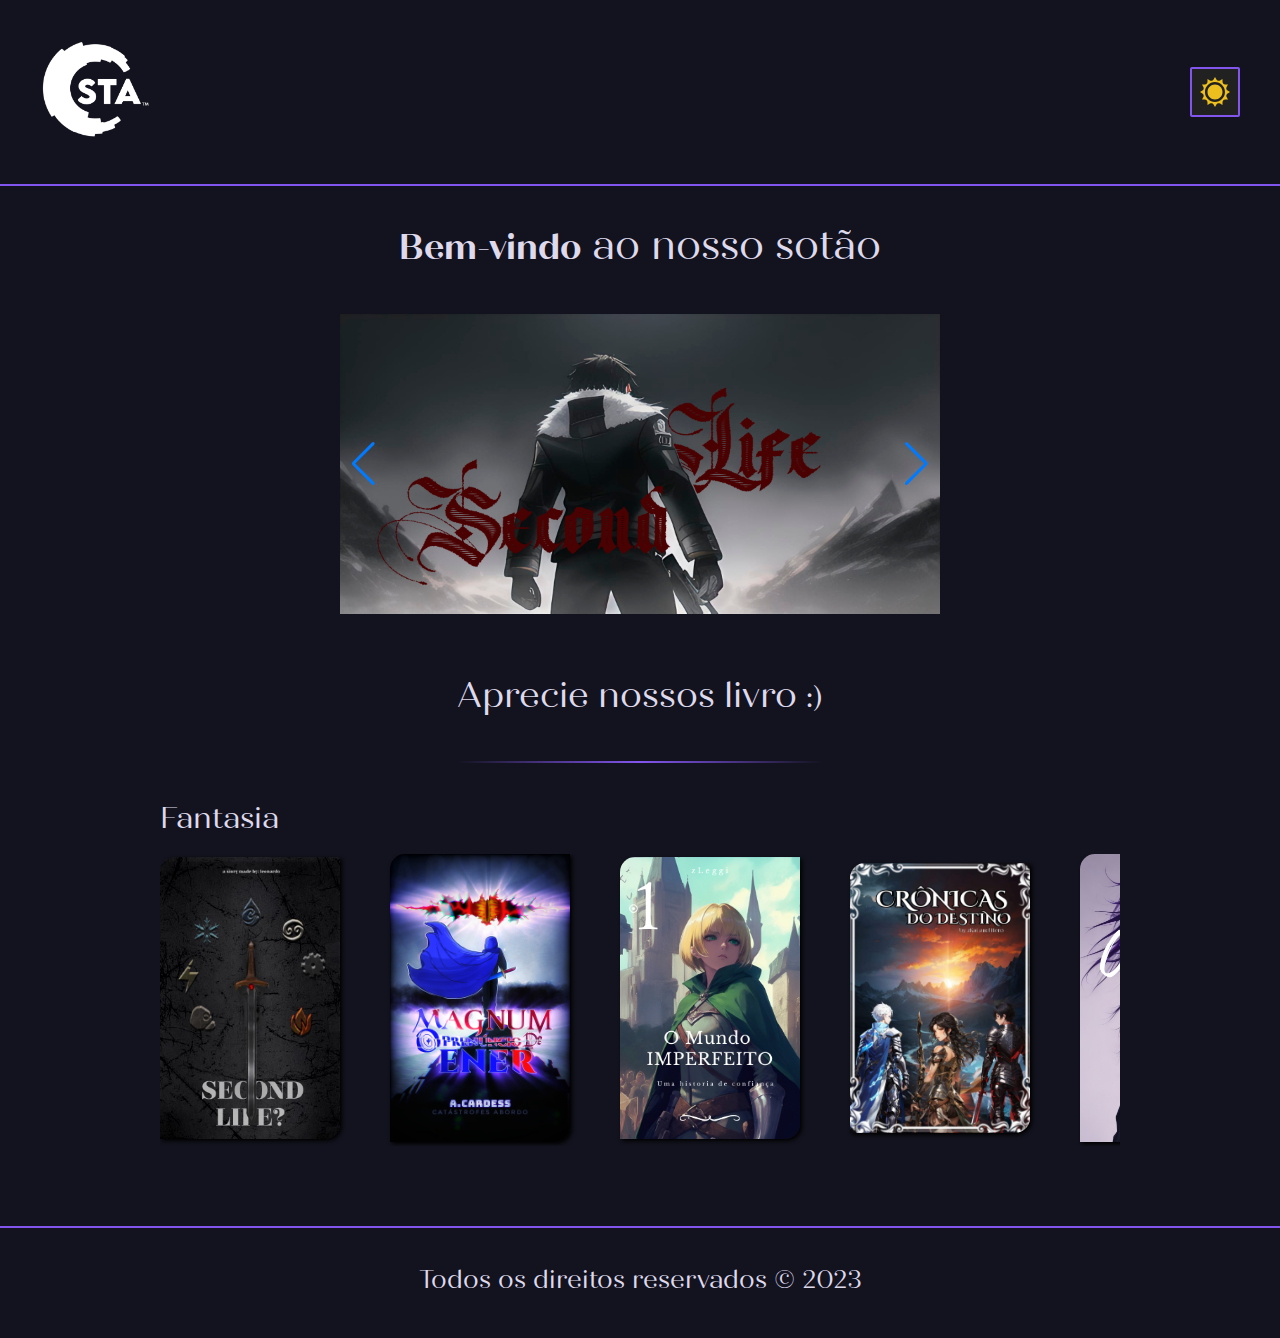
<file: index.html>
<!DOCTYPE html>
<html lang="pt-br">
<head>
    <meta charset="UTF-8">
    <meta name="viewport" content="width=device-width, initial-scale=1.0">
    <link rel="stylesheet" href="Assets/Sass/style.css">
    <link rel="icon" href="Assets/Images/Logo Preta.png">
    <link rel="preconnect" href="https://fonts.googleapis.com">
    <link rel="preconnect" href="https://fonts.gstatic.com" crossorigin>
    <link href="https://fonts.googleapis.com/css2?family=Quicksand:wght@300;400;500;600;700&display=swap" rel="stylesheet">
    <link rel="stylesheet" href="https://cdn.jsdelivr.net/npm/swiper@10/swiper-bundle.min.css"/>
    <script src="https://cdn.jsdelivr.net/npm/swiper@10/swiper-bundle.min.js"></script>
    <title>Sotão dos Autores</title>
</head>
<body>
    <header class="header">
        <figure>
            <a href="index.html">
                <img src="Assets/Images/Logo.png" alt="Logo">
            </a>
            <a href="index.html">
                <img src="Assets/Images/Logo Preta.png" alt="Logo">
            </a>
        </figure>
        <div class="header__button">
            <input type="checkbox" id="checkbox">
            <label for="checkbox" id="ativar">
                <div class="button__background"></div>
            </label>
        </div>
    </header>
    <main class="principal">
        <h1><span>Bem-vindo</span> ao nosso sotão</h1>
        <section class="principal__section">
            <div class="swiper">
                <div class="swiper-wrapper">
                    <div class="swiper-slide">
                        <a href="Assets/Pages/Capítulos-second-life.html">
                            <img src="Assets/Images/Destaque second life.png" alt="Second Life"></div>
                        </a>
                    <div class="swiper-slide">
                        <a href="Assets/Pages/Capítulos-Magnum.html">
                            <img src="Assets/Images/Destaque Magnum, o prenúncio de ener.png" alt="Magnum: O Prenúncio de Ener">
                        </a>
                    </div>
                    <div class="swiper-slide">
                        <a href="Assets/Pages/Capítulos-Imperfeito.html">
                            <img src="Assets/Images/O mundo imperfeito destaque.jpg" alt="O Mundo Imperfeito">
                        </a>
                    </div>
                    <div class="swiper-slide">
                        <a href="Assets/Pages/Capítulos-Destino.html">
                            <img src="Assets/Images/Crônicas do Destino destaque.jpg" alt="Crônicas do Destino">
                        </a>
                    </div>
                    <div class="swiper-slide">
                        <a href="Assets/Pages/Capítulos-Cosmos.html">
                            <img src="Assets/Images/Destaque World of Cosmos.png" alt="World of Cosmos">
                        </a>
                    </div>
                </div>
                <div class="swiper-button-prev"></div>
                <div class="swiper-button-next"></div>
            </div>
        </section>
        <div class="principal__title">
            <h2>Aprecie nossos livro <span> :&#41;</span></h2>
            <hr>
        </div>
        <section class="principal__books">
            <div>
                <h3>Fantasia</h3>
                <figure>
                    <a href="Assets/Pages/Capítulos-second-life.html">
                        <img src="Assets/Images/Second Life.jpg" alt="Second Life">
                    </a>
                    <a href="Assets/Pages/Capítulos-Magnum.html">
                        <img src="Assets/Images/Magnum, o prenúncio de ener.jpg" alt="Magnum: o prenúncio de ener">
                    </a>
                    <a href="Assets/Pages/Capítulos-Imperfeito.html">
                        <img src="Assets/Images/O mundo imperfeito.jpg" alt="O mundo imperfeito">
                    </a>
                    <a href="Assets/Pages/Capítulos-Destino.html">
                        <img src="Assets/Images/Crônicas do Destino.jpg" alt="Crônicas do destino">
                    </a>
                    <a href="Assets/Pages/Capítulos-Cosmos.html">
                        <img src="Assets/Images/World of Cosmos.jpg" alt="World of Cosmos">
                    </a>
                </figure>
            </div>
        </section>
    </main>
    <footer class="footer">
        <h1>Todos os direitos reservados © 2023</h1>
    </footer>
    <script src="Assets/Javascript/Dark-mode.js"></script>
    <script src="Assets/Javascript/Slide.js"></script>
</body>
</html>
</file>
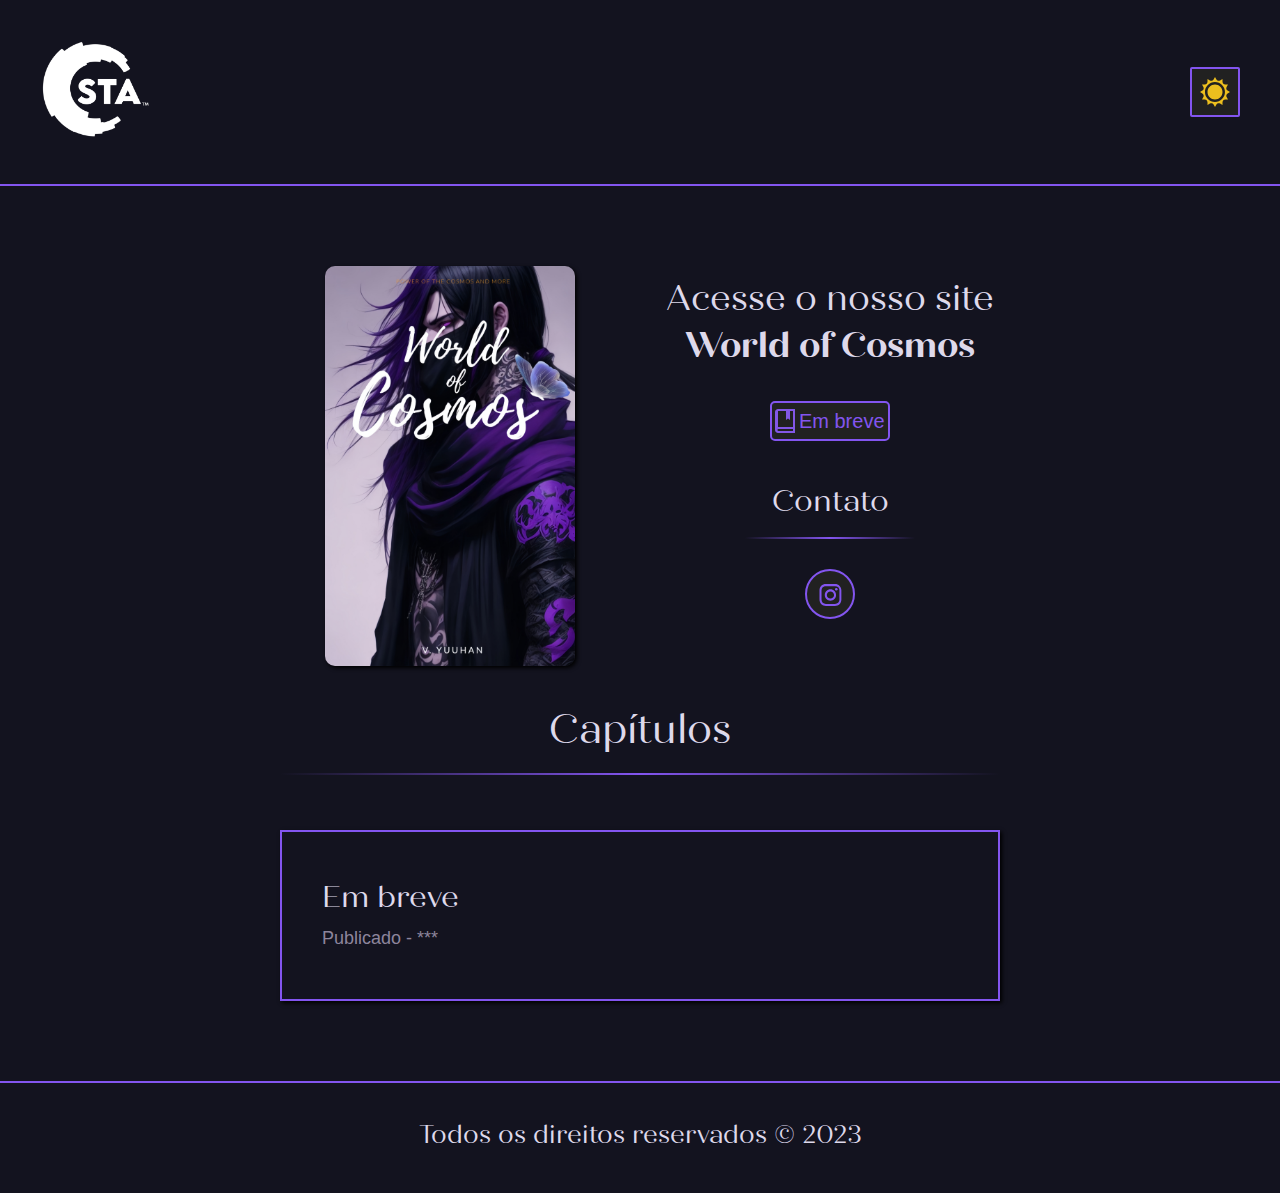
<file: Assets/Pages/Capítulos-Cosmos.html>
<!DOCTYPE html>
<html lang="pt-br">
<head>
    <meta charset="UTF-8">
    <meta name="viewport" content="width=device-width, initial-scale=1.0">
    <link rel="icon" href="../Images/Logo Preta.png">
    <link rel="stylesheet" href="../Sass/style.css">
    <title>World of Cosmos</title>
</head>
<body>
    <header class="header">
        <figure>
            <a href="../../index.html">
                <img src="../Images/Logo.png" alt="Logo">
            </a>
            <a href="../../index.html">
                <img src="../Images/Logo Preta.png" alt="Logo">
            </a>
        </figure>
        <div class="header__button">
            <input type="checkbox" id="checkbox">
            <label for="checkbox" id="ativar">
                <div class="button__background"></div>
            </label>
        </div>
    </header>
    <main class="chapter">
        <section class="chapter__aside">
            <figure>
                <a href="#" target="_blank">
                    <img src="../Images/World of Cosmos.jpg" alt="World of Cosmos">
                </a>
            </figure>
            <div class="chapter__visit">
                <h1>Acesse o nosso site</h1>
                <h2>World of Cosmos</h2>
                <button>
                    <a href="#" target="_blank">
                        <svg xmlns="http://www.w3.org/2000/svg" width="20" height="24" viewBox="0 0 20 24" fill="none">
                            <path fill-rule="evenodd" clip-rule="evenodd" d="M20 24H3C1.343 24 0 22.657 0 21V3C0 1.343 1.343 0 3 0H20V24ZM18 20H3.495C2.12 20 2.12 22 3.495 22H18V20ZM18 2H15V11L13 9.453L11 11V2H3V18H18V2Z" fill="#8257E6"/>
                        </svg>
                        <svg xmlns="http://www.w3.org/2000/svg" width="20" height="24" viewBox="0 0 20 24" fill="none">
                            <path fill-rule="evenodd" clip-rule="evenodd" d="M20 24H3C1.343 24 0 22.657 0 21V3C0 1.343 1.343 0 3 0H20V24ZM18 20H3.495C2.12 20 2.12 22 3.495 22H18V20ZM18 2H15V11L13 9.453L11 11V2H3V18H18V2Z" fill="#CF1928"/>
                        </svg>
                        <p>Em breve</p>
                    </a>
                </button>
                <div class="contact__title">
                    <h1>Contato</h1>
                    <hr>
                </div>
                <div class="contact__rede-social">
                    <div>
                        <a href="https://instagram.com/agst.vinicius?igshid=MzRlODBiNWFlZA==" target="_blank">
                            <img src="../Images/Components/Instagram.svg" alt="Instagram">
                            <img src="../Images/Components/Instagram-light.svg" alt="Instagram">
                        </a>
                    </div>
                </div>
            </div>
        </section>
        <section class="chapter__section">
            <div>
                <h1>Capítulos</h1>
                <hr>
            </div>
            <div class="section__content">
                <a href="#" target="_blank">
                    <div>
                        <h2>Em breve</h2>
                        <h3>Publicado - ***</h3>
                    </div>
                </a>
            </div>
        </section>
    </main>
    <footer class="footer">
        <h1>Todos os direitos reservados © 2023</h1>
    </footer>
    <script src="../Javascript/Dark-mode.js"></script>
</body>
</html>
</file>
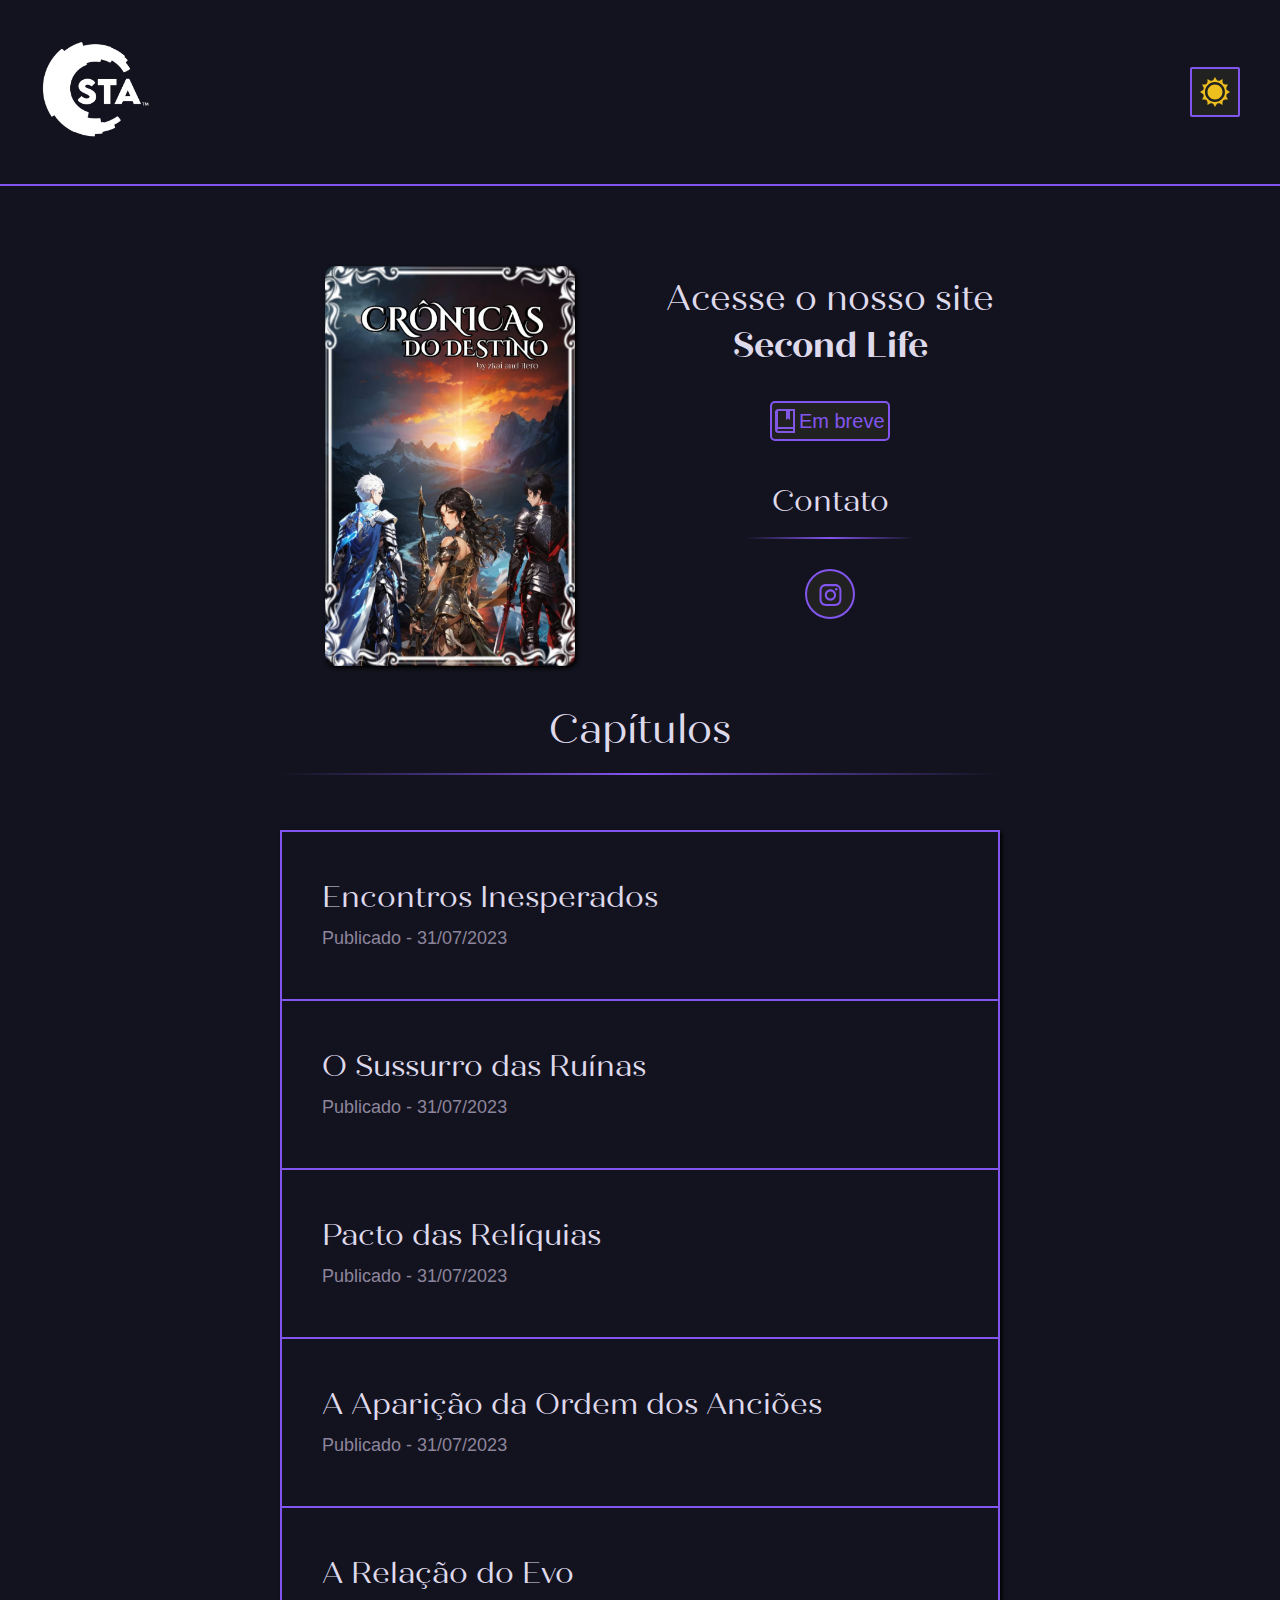
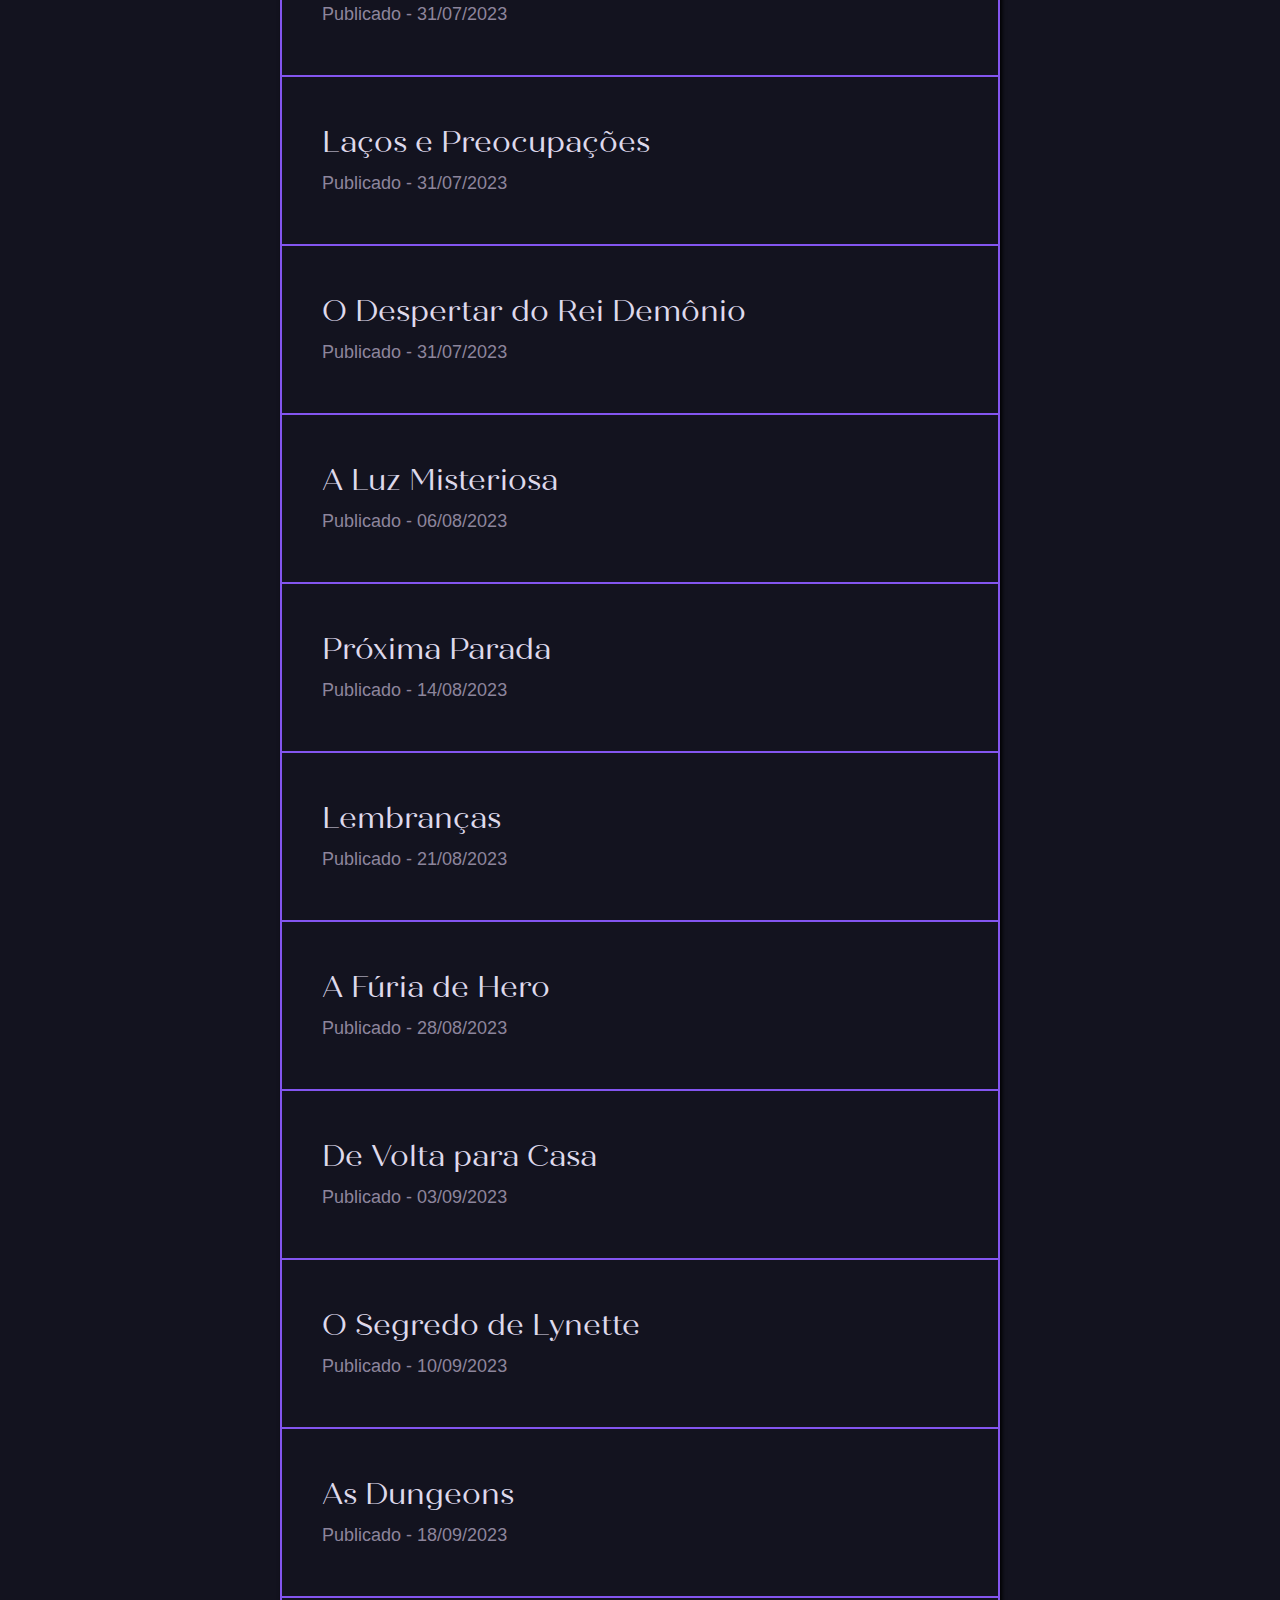
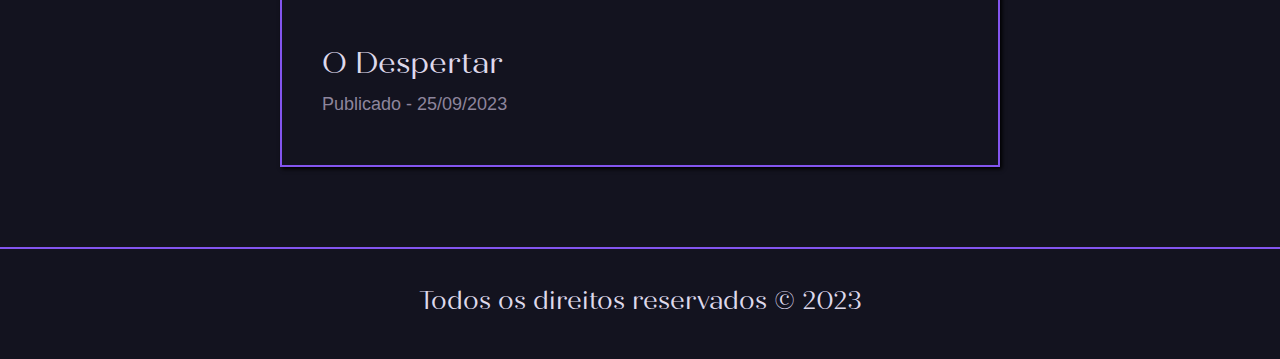
<file: Assets/Pages/Capítulos-Destino.html>
<!DOCTYPE html>
<html lang="pt-br">
<head>
    <meta charset="UTF-8">
    <meta name="viewport" content="width=device-width, initial-scale=1.0">
    <link rel="icon" href="../Images/Logo Preta.png">
    <link rel="stylesheet" href="../Sass/style.css">
    <title>O Mundo Imperfeito</title>
</head>
<body>
    <header class="header">
        <figure>
            <a href="../../index.html">
                <img src="../Images/Logo.png" alt="Logo">
            </a>
            <a href="../../index.html">
                <img src="../Images/Logo Preta.png" alt="Logo">
            </a>
        </figure>
        <div class="header__button">
            <input type="checkbox" id="checkbox">
            <label for="checkbox" id="ativar">
                <div class="button__background"></div>
            </label>
        </div>
    </header>
    <main class="chapter">
        <section class="chapter__aside">
            <figure>
                <a href="#" target="_blank">
                    <img src="../Images/Crônicas do Destino.jpg" alt="Crônicas do Destino">
                </a>
            </figure>
            <div class="chapter__visit">
                <h1>Acesse o nosso site</h1>
                <h2>Second Life</h2>
                <button>
                    <a href="#" target="_blank">
                        <svg xmlns="http://www.w3.org/2000/svg" width="20" height="24" viewBox="0 0 20 24" fill="none">
                            <path fill-rule="evenodd" clip-rule="evenodd" d="M20 24H3C1.343 24 0 22.657 0 21V3C0 1.343 1.343 0 3 0H20V24ZM18 20H3.495C2.12 20 2.12 22 3.495 22H18V20ZM18 2H15V11L13 9.453L11 11V2H3V18H18V2Z" fill="#8257E6"/>
                        </svg>
                        <svg xmlns="http://www.w3.org/2000/svg" width="20" height="24" viewBox="0 0 20 24" fill="none">
                            <path fill-rule="evenodd" clip-rule="evenodd" d="M20 24H3C1.343 24 0 22.657 0 21V3C0 1.343 1.343 0 3 0H20V24ZM18 20H3.495C2.12 20 2.12 22 3.495 22H18V20ZM18 2H15V11L13 9.453L11 11V2H3V18H18V2Z" fill="#CF1928"/>
                        </svg>
                        <p>Em breve</p>
                    </a>
                </button>
                <div class="contact__title">
                    <h1>Contato</h1>
                    <hr>
                </div>
                <div class="contact__rede-social">
                    <a href="https://www.instagram.com/zkai_herotx/" target="_blank">
                        <div>
                            <img src="../Images/Components/Instagram.svg" alt="Instagram">
                            <img src="../Images/Components/Instagram-light.svg" alt="Instagram">
                        </div>
                    </a>
                </div>
            </div>
        </section>
        <section class="chapter__section">
            <div>
                <h1>Capítulos</h1>
                <hr>
            </div>
            <div class="section__content">
                <a href="https://getinkspired.com/pt/story/355662/chapter/cap-tulo-1-encontros-inesperados-961804/" target="_blank">
                    <div>
                        <h2>Encontros Inesperados</h2>
                        <h3>Publicado - 31/07/2023</h3>
                    </div>
                </a>
                <a href="https://getinkspired.com/pt/story/355662/chapter/cap-tulo-2-o-sussurro-das-ru-nas-961820/" target="_blank">
                    <div>
                        <h2>O Sussurro das Ruínas</h2>
                        <h3>Publicado - 31/07/2023</h3>
                    </div>
                </a>
                <a href="https://getinkspired.com/pt/story/355662/chapter/cap-tulo-3-pacto-das-rel-quias-961842/" target="_blank">
                    <div>
                        <h2>Pacto das Relíquias</h2>
                        <h3>Publicado - 31/07/2023</h3>
                    </div>
                </a>
                <a href="https://getinkspired.com/pt/story/355662/chapter/cap-tulo-4-a-apari-o-da-ordem-dos-anci-es-961845/" target="_blank">
                    <div>
                        <h2>A Aparição da Ordem dos Anciões</h2>
                        <h3>Publicado - 31/07/2023</h3>
                    </div>
                </a>
                <a href="https://getinkspired.com/pt/story/355662/chapter/cap-tulo-5-a-revela-o-do-evo-961853/" target="_blank">
                    <div>
                        <h2>A Relação do Evo</h2>
                        <h3>Publicado - 31/07/2023</h3>
                    </div>
                </a>
                <a href="https://getinkspired.com/pt/story/355662/chapter/cap-tulo-6-la-os-e-preocupa-es-961856/" target="_blank">
                    <div>
                        <h2>Laços e Preocupações</h2>
                        <h3>Publicado - 31/07/2023</h3>
                    </div>
                </a>
                <a href="https://getinkspired.com/pt/story/355662/chapter/cap-tulo-7-o-despertar-do-rei-dem-nio-961860/" target="_blank">
                    <div>
                        <h2>O Despertar do Rei Demônio</h2>
                        <h3>Publicado - 31/07/2023</h3>
                    </div>
                </a>
                <a href="https://getinkspired.com/pt/story/355662/chapter/cap-tulo-8-a-luz-misteriosa-966723/" target="_blank">
                    <div>
                        <h2>A Luz Misteriosa</h2>
                        <h3>Publicado - 06/08/2023</h3>
                    </div>
                </a>
                <a href="https://getinkspired.com/pt/story/355662/chapter/cap-tulo-9-pr-ximo-parada-973218/" target="_blank">
                    <div>
                        <h2>Próxima Parada</h2>
                        <h3>Publicado - 14/08/2023</h3>
                    </div>
                </a>
                <a href="https://getinkspired.com/pt/story/355662/chapter/cap-tulo-10-lembran-as-979065/" target="_blank">
                    <div>
                        <h2>Lembranças</h2>
                        <h3>Publicado - 21/08/2023</h3>
                    </div>
                </a>
                <a href="https://getinkspired.com/pt/story/355662/chapter/capitulo-11-a-f-ria-de-hero-985203/" target="_blank">
                    <div>
                        <h2>A Fúria de Hero</h2>
                        <h3>Publicado - 28/08/2023</h3>
                    </div>
                </a>
                <a href="https://getinkspired.com/pt/story/355662/chapter/cap-tulo-12-de-volta-para-casa-990260/">
                    <div>
                        <h2>De Volta para Casa</h2>
                        <h3>Publicado - 03/09/2023</h3>
                    </div>
                </a>
                <a href="https://getinkspired.com/pt/story/355662/chapter/cap-tulo-13-o-segredo-de-lynette-990273/">
                    <div>
                        <h2>O Segredo de Lynette</h2>
                        <h3>Publicado - 10/09/2023</h3>
                    </div>
                </a>
                <a href="https://getinkspired.com/pt/story/355662/chapter/cap-tulo-14-as-dungeons-1002754/">
                    <div>
                        <h2>As Dungeons</h2>
                        <h3>Publicado - 18/09/2023</h3>
                    </div>
                </a>
                <a href="https://getinkspired.com/pt/story/355662/chapter/cap-tulo-15-o-despertar-1008010/">
                    <div>
                        <h2>O Despertar</h2>
                        <h3>Publicado - 25/09/2023</h3>
                    </div>
                </a>
            </div>
        </section>
    </main>
    <footer class="footer">
        <h1>Todos os direitos reservados © 2023</h1>
    </footer>
    <script src="../Javascript/Dark-mode.js"></script>
</body>
</html>
</file>
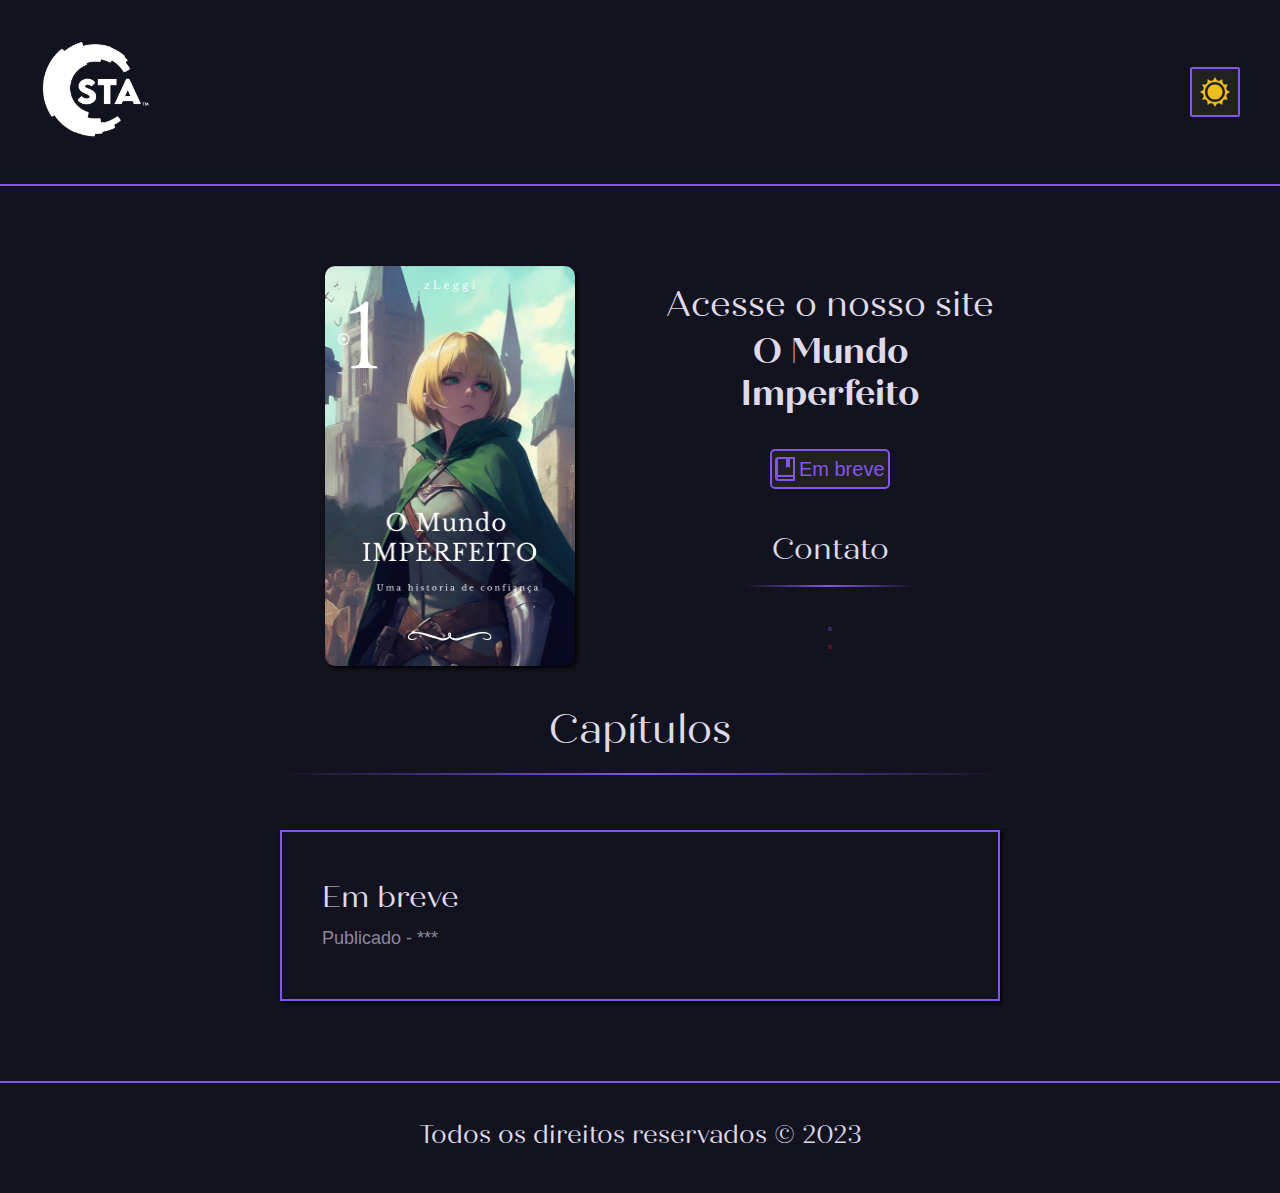
<file: Assets/Pages/Capítulos-Imperfeito.html>
<!DOCTYPE html>
<html lang="pt-br">
<head>
    <meta charset="UTF-8">
    <meta name="viewport" content="width=device-width, initial-scale=1.0">
    <link rel="icon" href="../Images/Logo Preta.png">
    <link rel="stylesheet" href="../Sass/style-capítulos.css">
    <title>O Mundo Imperfeito</title>
</head>
<body>
    <header class="header">
        <figure>
            <a href="../../index.html">
                <img src="../Images/Logo.png" alt="Logo">
            </a>
            <a href="../../index.html">
                <img src="../Images/Logo Preta.png" alt="Logo">
            </a>
        </figure>
        <div class="header__button">
            <input type="checkbox" id="checkbox">
            <label for="checkbox" id="ativar">
                <div class="button__background"></div>
            </label>
        </div>
    </header>
    <main class="chapter">
        <section class="chapter__aside">
            <figure>
                <a href="#" target="_blank">
                    <img src="../Images/O mundo imperfeito.jpg" alt="O Mundo Imoperfeito">
                </a>
            </figure>
            <section class="chapter__visit">
                <h1>Acesse o nosso site</h1>
                <h2>O Mundo Imperfeito</h2>
                <button>
                    <a href="#" target="_blank">
                        <svg xmlns="http://www.w3.org/2000/svg" width="20" height="24" viewBox="0 0 20 24" fill="none">
                            <path fill-rule="evenodd" clip-rule="evenodd" d="M20 24H3C1.343 24 0 22.657 0 21V3C0 1.343 1.343 0 3 0H20V24ZM18 20H3.495C2.12 20 2.12 22 3.495 22H18V20ZM18 2H15V11L13 9.453L11 11V2H3V18H18V2Z" fill="#8257E6"/>
                        </svg>
                        <svg xmlns="http://www.w3.org/2000/svg" width="20" height="24" viewBox="0 0 20 24" fill="none">
                            <path fill-rule="evenodd" clip-rule="evenodd" d="M20 24H3C1.343 24 0 22.657 0 21V3C0 1.343 1.343 0 3 0H20V24ZM18 20H3.495C2.12 20 2.12 22 3.495 22H18V20ZM18 2H15V11L13 9.453L11 11V2H3V18H18V2Z" fill="#CF1928"/>
                        </svg>
                        <p>Em breve</p>
                    </a>
                </button>
                <div class="contact__title">
                    <h1>Contato</h1>
                    <hr>
                </div>
                <div class="contact">
                    <div>
                        <a href="https://www.instagram.com/zleggi/" target="_blank">
                            <img src="../Images/Components/Instagram.svg" alt="Instagram">
                            <img src="../Images/Components/Instagram-light.svg" alt="Instagram">
                        </a>
                    </div>
                </div>
            </section>
        </section>
        <section class="chapter__section">
            <div>
                <h1>Capítulos</h1>
                <hr>
            </div>
           <div class="section__content">
                <a href="#" target="_blank">
                    <div>
                        <h2>Em breve</h2>
                        <h3>Publicado - ***</h3>
                    </div>
                </a>
            </div>
        </section>
    </main>
    <footer class="footer">
        <h1>Todos os direitos reservados © 2023</h1>
    </footer>
    <script src="../Javascript/Dark-mode.js"></script>
</body>
</html>
</file>
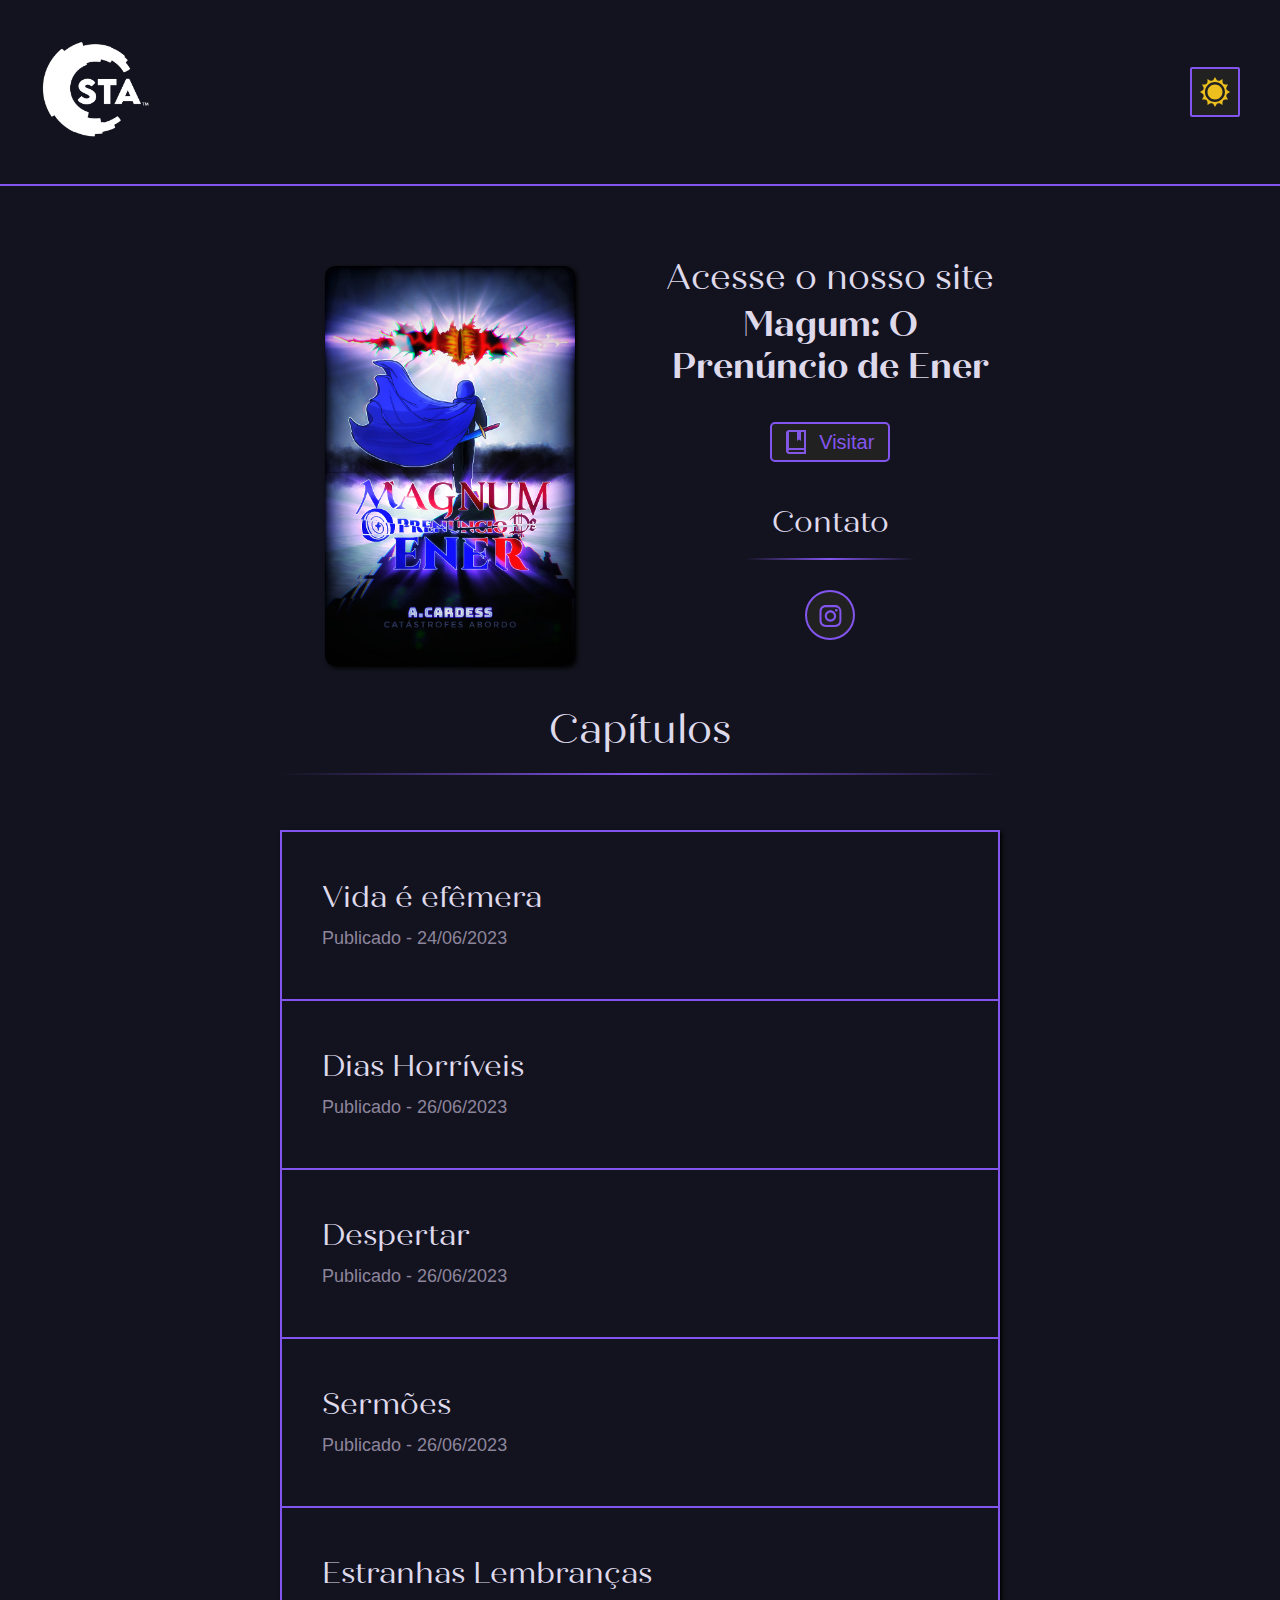
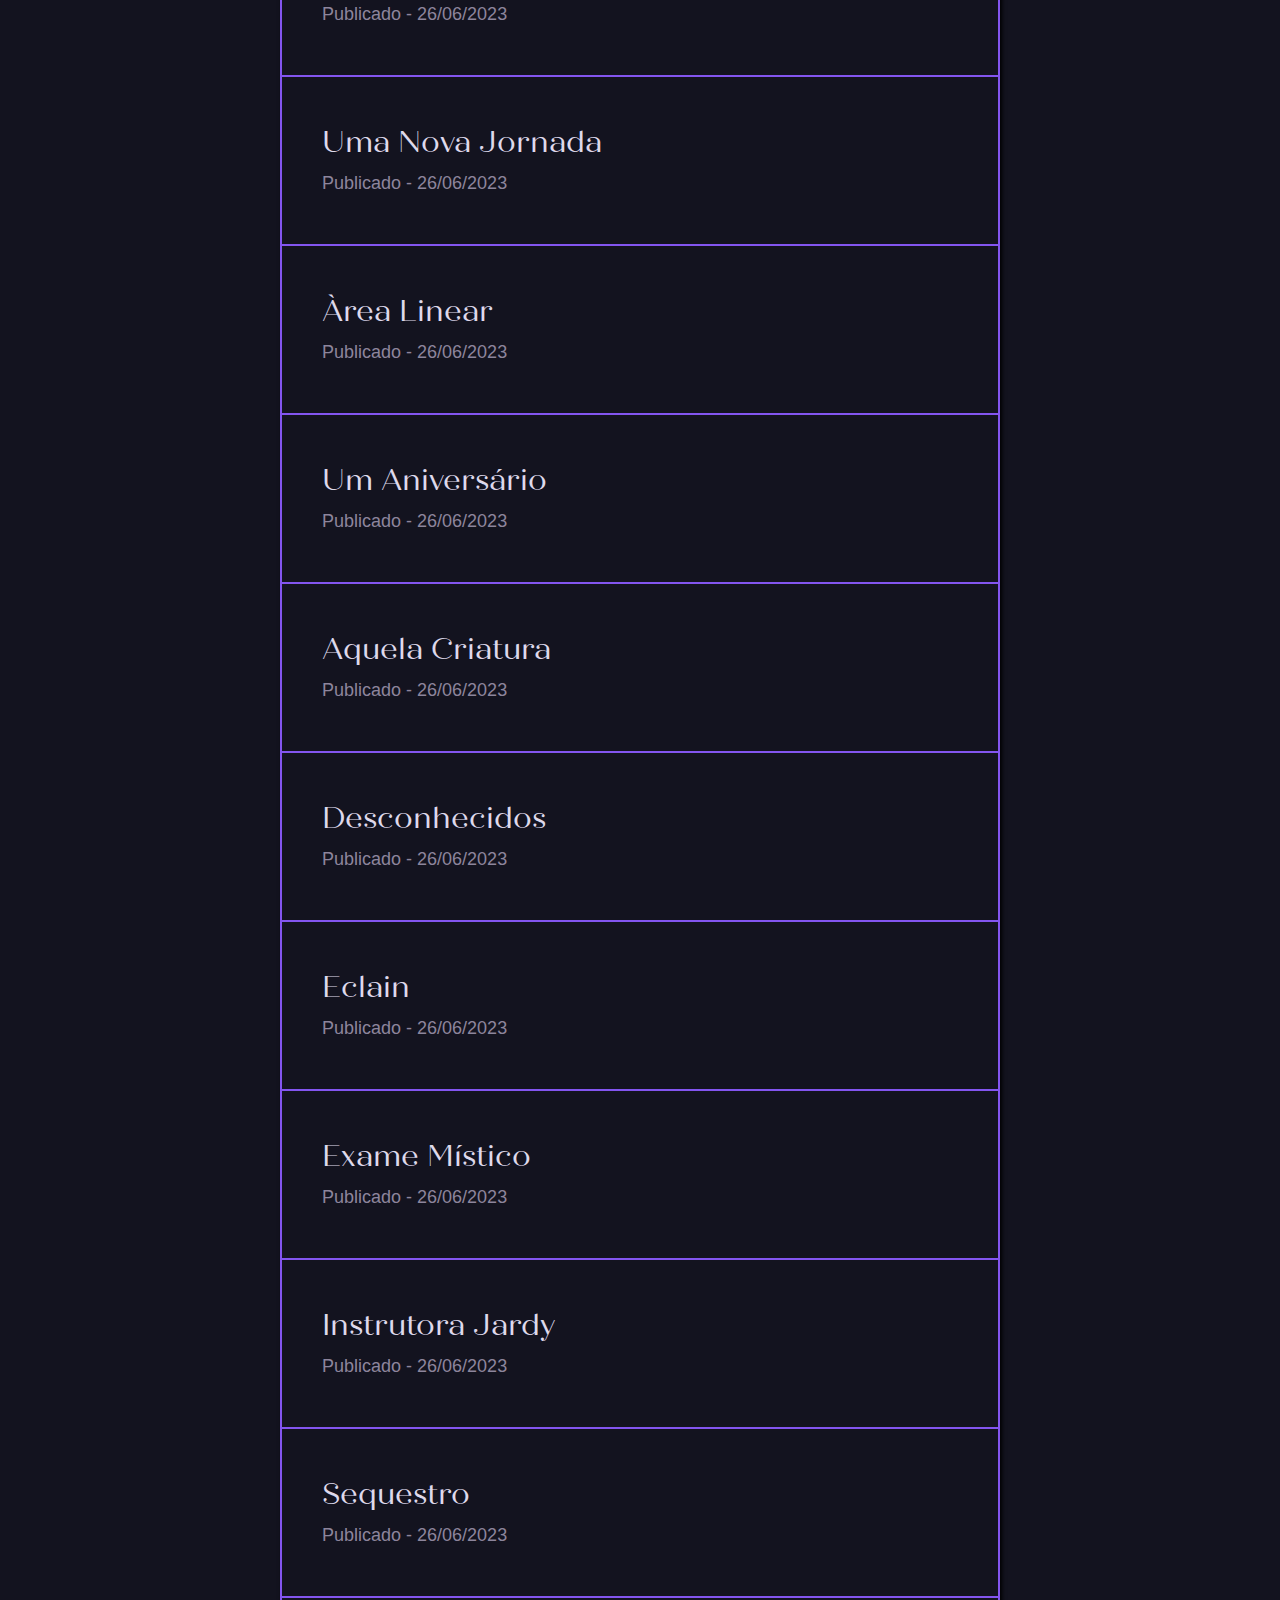
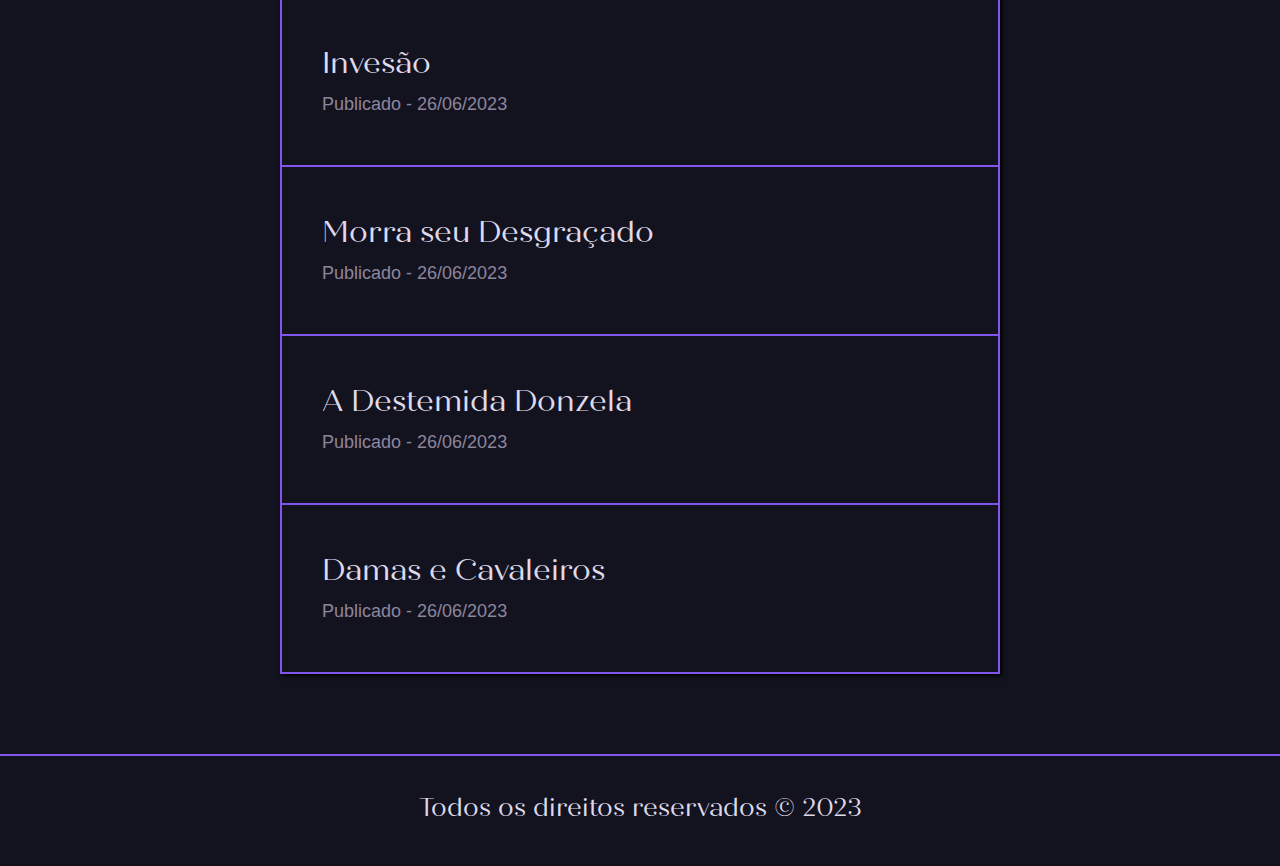
<file: Assets/Pages/Capítulos-Magnum.html>
<!DOCTYPE html>
<html lang="pt-br">
<head>
    <meta charset="UTF-8">
    <meta name="viewport" content="width=device-width, initial-scale=1.0">
    <link rel="icon" href="../Images/Logo Preta.png">
    <link rel="stylesheet" href="../Sass/style.css">
    <title>Magnum: O Prenúncio de Ener</title>
</head>
<body>
    <header class="header">
        <figure>
            <a href="../../index.html">
                <img src="../Images/Logo.png" alt="Logo">
            </a>
            <a href="../../index.html">
                <img src="../Images/Logo Preta.png" alt="Logo">
            </a>
        </figure>
        <div class="header__button">
            <input type="checkbox" id="checkbox">
            <label for="checkbox" id="ativar">
                <div class="button__background"></div>
            </label>
        </div>
    </header>
    <main class="chapter">
        <section class="chapter__aside">
            <figure>
                <a href="https://leozinho2831.github.io/Magnum-o-prenuncio-de-ener/" target="_blank">
                    <img src="../Images/Magnum, o prenúncio de ener.jpg" alt="Magnum: O prenuncio de ener">
                </a>
            </figure>
            <section class="chapter__visit">
                <h1>Acesse o nosso site</h1>
                <h2>Magum: O Prenúncio de Ener</h2>
                <button>
                    <a href="https://leozinho2831.github.io/Magnum-o-prenuncio-de-ener/" target="_blank">
                        <svg xmlns="http://www.w3.org/2000/svg" width="20" height="24" viewBox="0 0 20 24" fill="none">
                            <path fill-rule="evenodd" clip-rule="evenodd" d="M20 24H3C1.343 24 0 22.657 0 21V3C0 1.343 1.343 0 3 0H20V24ZM18 20H3.495C2.12 20 2.12 22 3.495 22H18V20ZM18 2H15V11L13 9.453L11 11V2H3V18H18V2Z" fill="#8257E6"/>
                        </svg>
                        <svg xmlns="http://www.w3.org/2000/svg" width="20" height="24" viewBox="0 0 20 24" fill="none">
                            <path fill-rule="evenodd" clip-rule="evenodd" d="M20 24H3C1.343 24 0 22.657 0 21V3C0 1.343 1.343 0 3 0H20V24ZM18 20H3.495C2.12 20 2.12 22 3.495 22H18V20ZM18 2H15V11L13 9.453L11 11V2H3V18H18V2Z" fill="#CF1928"/>
                        </svg>
                        <p>Visitar</p>
                    </a>
                </button>
                <div class="contact__title">
                    <h1>Contato</h1>
                    <hr>
                </div>
                <div class="contact__rede-social">
                    <div>
                        <a href="https://instagram.com/acardess?utm_source=qr&igshid=ZDc4ODBmNjlmNQ%3D%3D" target="_blank">
                            <img src="../Images/Components/Instagram.svg" alt="Instagram">
                            <img src="../Images/Components/Instagram-light.svg" alt="Instagram">
                        </a>
                    </div>
                </div>
            </section>
        </section>
        <section class="chapter__section">
            <div>
                <h1>Capítulos</h1>
                <hr>
            </div>
           <div class="section__content">
                <a href="https://www.getinkspired.com/pt/story/325673/chapter/cap-tulo-1-vida-ef-mera-868333/" target="_blank">
                    <div>
                        <h2>Vida é efêmera</h2>
                        <h3>Publicado - 24/06/2023</h3>
                    </div>
                </a>
                <a href="https://www.getinkspired.com/pt/story/325673/chapter/cap-tulo-2-dias-horr-veis-869601/" target="_blank">
                    <div>
                        <h2>Dias Horríveis</h2>
                        <h3>Publicado - 26/06/2023</h3>
                    </div>
                </a>
                <a href="https://www.getinkspired.com/pt/story/325673/chapter/cap-tulo-3-despertar-871809/" target="_blank">
                    <div>
                        <h2>Despertar</h2>
                        <h3>Publicado - 26/06/2023</h3>
                    </div>
                </a>
                <a href="https://www.getinkspired.com/pt/story/325673/chapter/cap-tulo-4-serm-es-873958/" target="_blank">
                    <div>
                        <h2>Sermões</h2>
                        <h3>Publicado - 26/06/2023</h3>  
                    </div>
                </a>
                <a href="https://www.getinkspired.com/pt/story/325673/chapter/cap-tulo-5-estranhas-lembran-as-873967/" target="_blank">
                    <div>
                        <h2>Estranhas Lembranças</h2>
                        <h3>Publicado - 26/06/2023</h3>  
                    </div>
                </a>
                <a href="https://www.getinkspired.com/pt/story/325673/chapter/cap-tulo-6-uma-nova-jornada-880108/" target="_blank">
                    <div>
                        <h2>Uma Nova Jornada</h2>
                        <h3>Publicado - 26/06/2023</h3>  
                    </div>
                </a>
                <a href="https://www.getinkspired.com/pt/story/325673/chapter/cap-tulo-7-rea-linear-885321/" target="_blank">
                    <div>
                        <h2>Àrea Linear</h2>
                        <h3>Publicado - 26/06/2023</h3>  
                    </div>
                </a>
                <a href="https://www.getinkspired.com/pt/story/325673/chapter/cap-tulo-8-um-anivers-rio-885620/" target="_blank">
                    <div>
                        <h2>Um Aniversário</h2>
                        <h3>Publicado - 26/06/2023</h3>  
                    </div>
                </a>
                <a href="https://www.getinkspired.com/pt/story/325673/chapter/cap-tulo-9-aquela-criatura-886303/" target="_blank">
                    <div>
                        <h2>Aquela Criatura</h2>
                        <h3>Publicado - 26/06/2023</h3>  
                    </div>
                </a>
                <a href="https://www.getinkspired.com/pt/story/325673/chapter/cap-tulo-10-desconhecidos-890653/" target="_blank">
                    <div>
                        <h2>Desconhecidos</h2>
                        <h3>Publicado - 26/06/2023</h3>  
                    </div>
                </a>
                <a href="https://www.getinkspired.com/pt/story/325673/chapter/cap-tulo-11-eclain-898452/" target="_blank">
                    <div>
                        <h2>Eclain</h2>
                        <h3>Publicado - 26/06/2023</h3>  
                    </div>
                </a>
                <a href="https://www.getinkspired.com/pt/story/325673/chapter/cap-tulo-12-exame-m-stico-901480/" target="_blank">
                    <div>
                        <h2>Exame Místico</h2>
                        <h3>Publicado - 26/06/2023</h3>  
                    </div>
                </a>
                <a href="https://www.getinkspired.com/pt/story/325673/chapter/cap-tulo-13-instrutora-jardy-901481/" target="_blank">
                    <div>
                        <h2>Instrutora Jardy</h2>
                        <h3>Publicado - 26/06/2023</h3>  
                    </div>
                </a>
                <a href="https://www.getinkspired.com/pt/story/325673/chapter/cap-tulo-14-sequestro-901483/" target="_blank">
                    <div>
                        <h2>Sequestro</h2>
                        <h3>Publicado - 26/06/2023</h3>  
                    </div>
                </a>
                <a href="https://www.getinkspired.com/pt/story/325673/chapter/cap-tulo-15-invas-o-901484/" target="_blank">
                    <div>
                        <h2>Invesão</h2>
                        <h3>Publicado - 26/06/2023</h3>  
                    </div>
                </a>
                <a href="https://www.getinkspired.com/pt/story/325673/chapter/cap-tulo-16-morra-seu-desgra-ado-901486/" target="_blank">
                    <div>
                        <h2>Morra seu Desgraçado</h2>
                        <h3>Publicado - 26/06/2023</h3>  
                    </div>
                </a>
                <a href="https://www.getinkspired.com/pt/story/325673/chapter/cap-tulo-17-a-destemida-donzela-929639/" target="_blank">
                    <div>
                        <h2>A Destemida Donzela</h2>
                        <h3>Publicado - 26/06/2023</h3>  
                    </div>
                </a>
                <a href="https://www.getinkspired.com/pt/story/325673/chapter/cap-tulo-18-damas-e-cavaleiros-929640/" target="_blank">
                    <div>
                        <h2>Damas e Cavaleiros</h2>
                        <h3>Publicado - 26/06/2023</h3>  
                    </div>
                </a>
           </div>
        </section>
    </main>
    <footer class="footer">
        <h1>Todos os direitos reservados © 2023</h1>
    </footer>
    <script src="../Javascript/Dark-mode.js"></script>
</body>
</html>
</file>
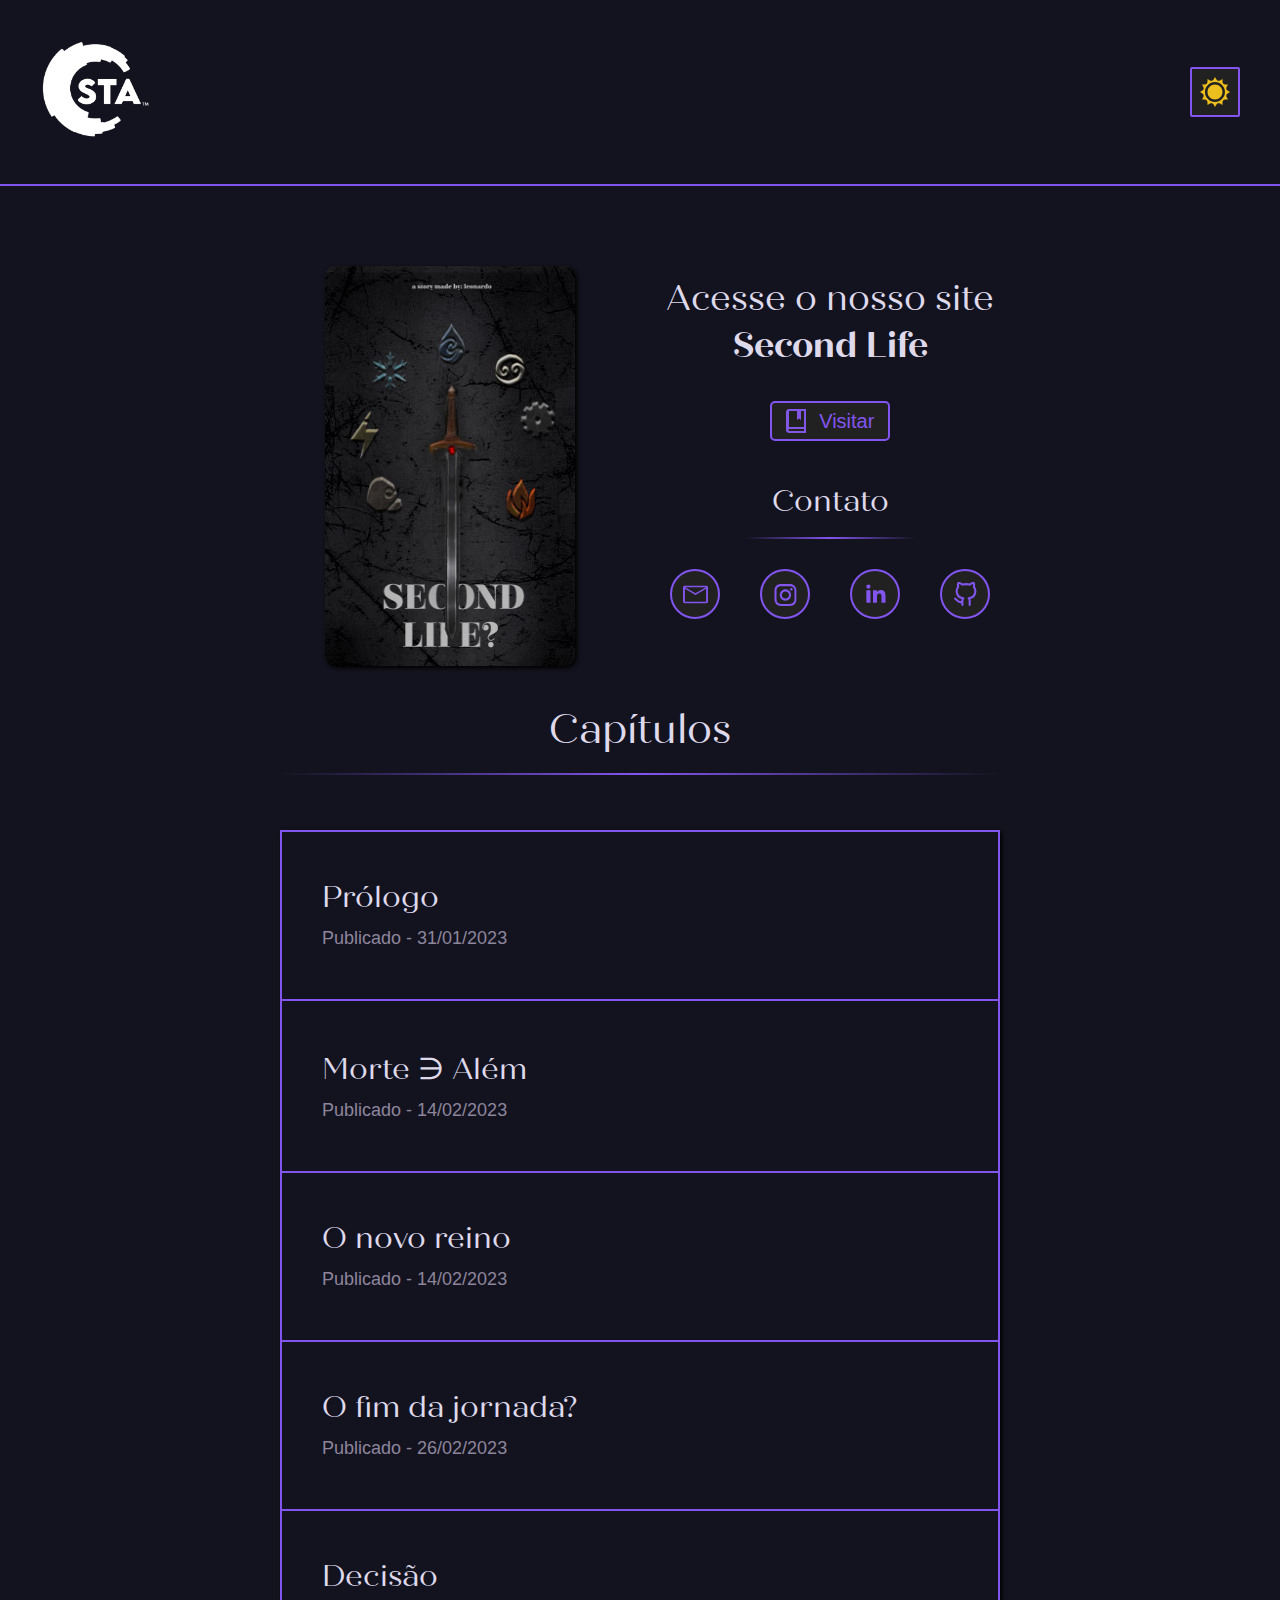
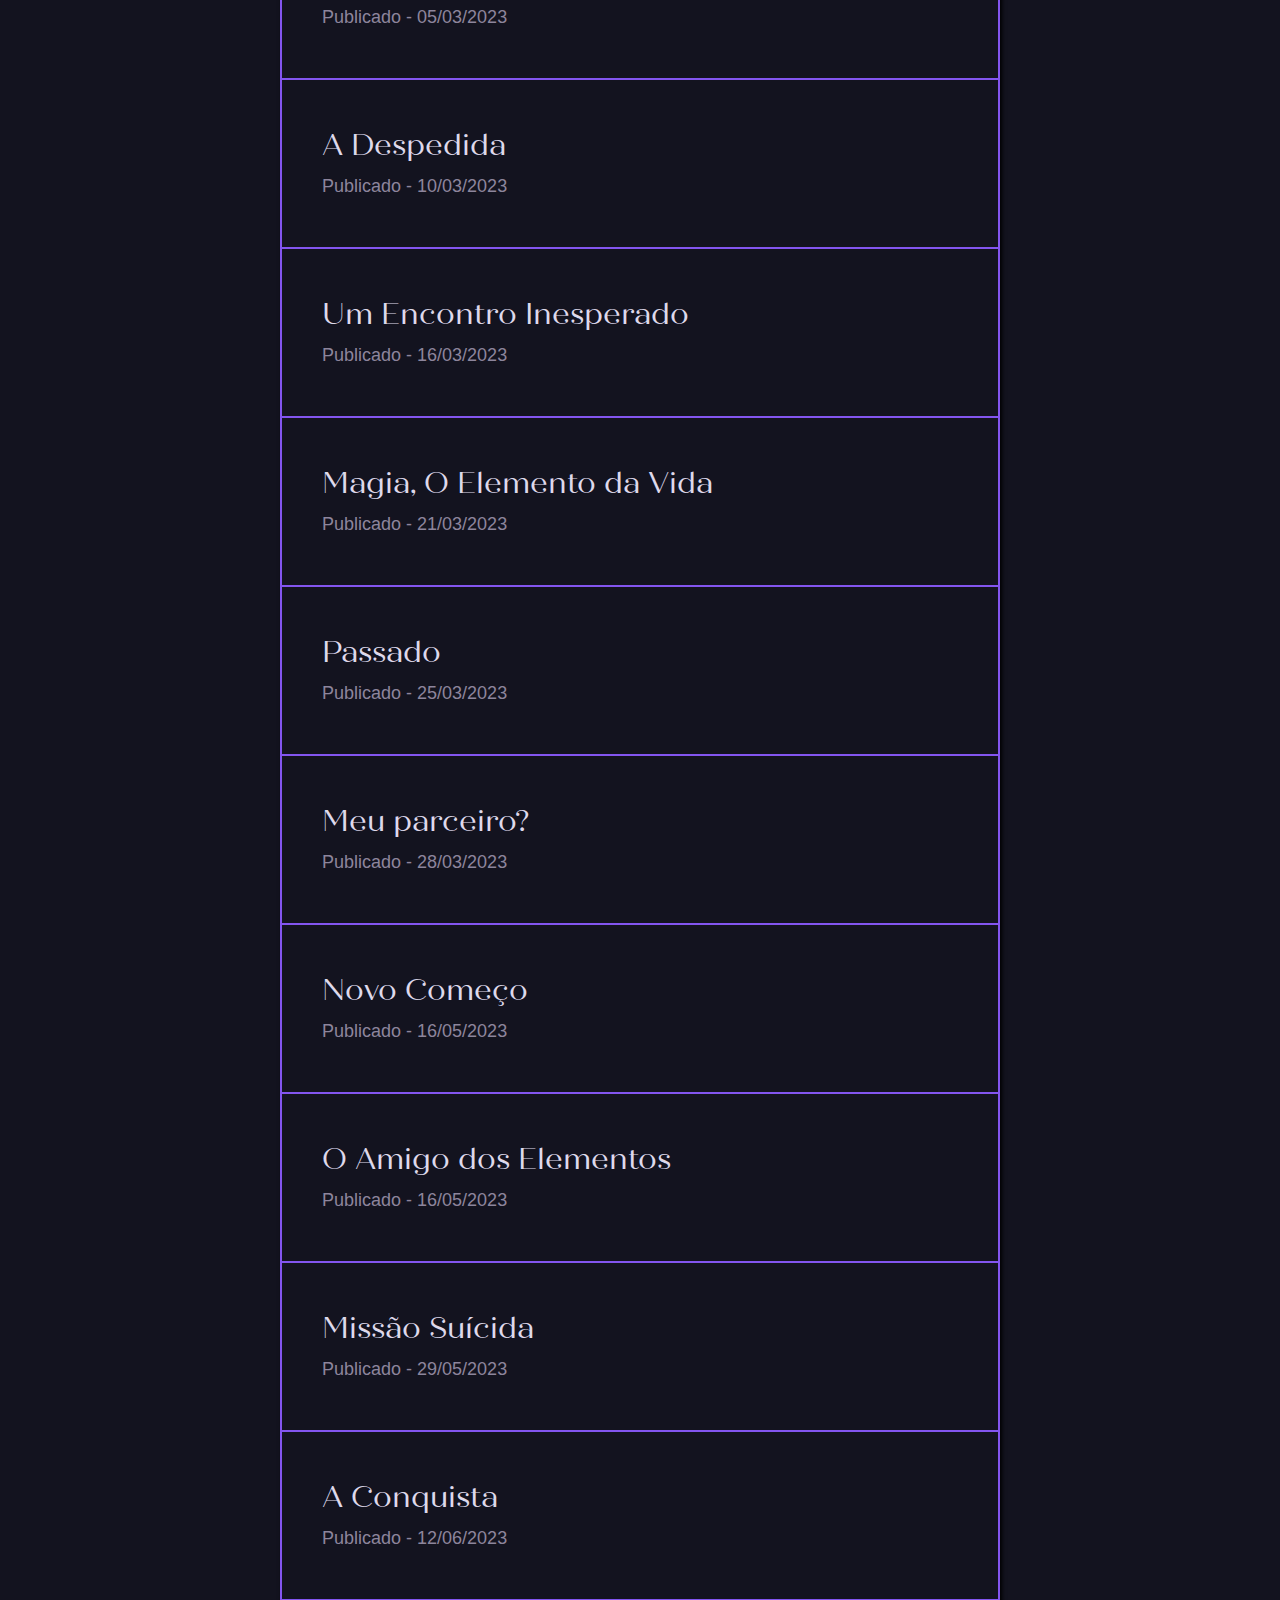
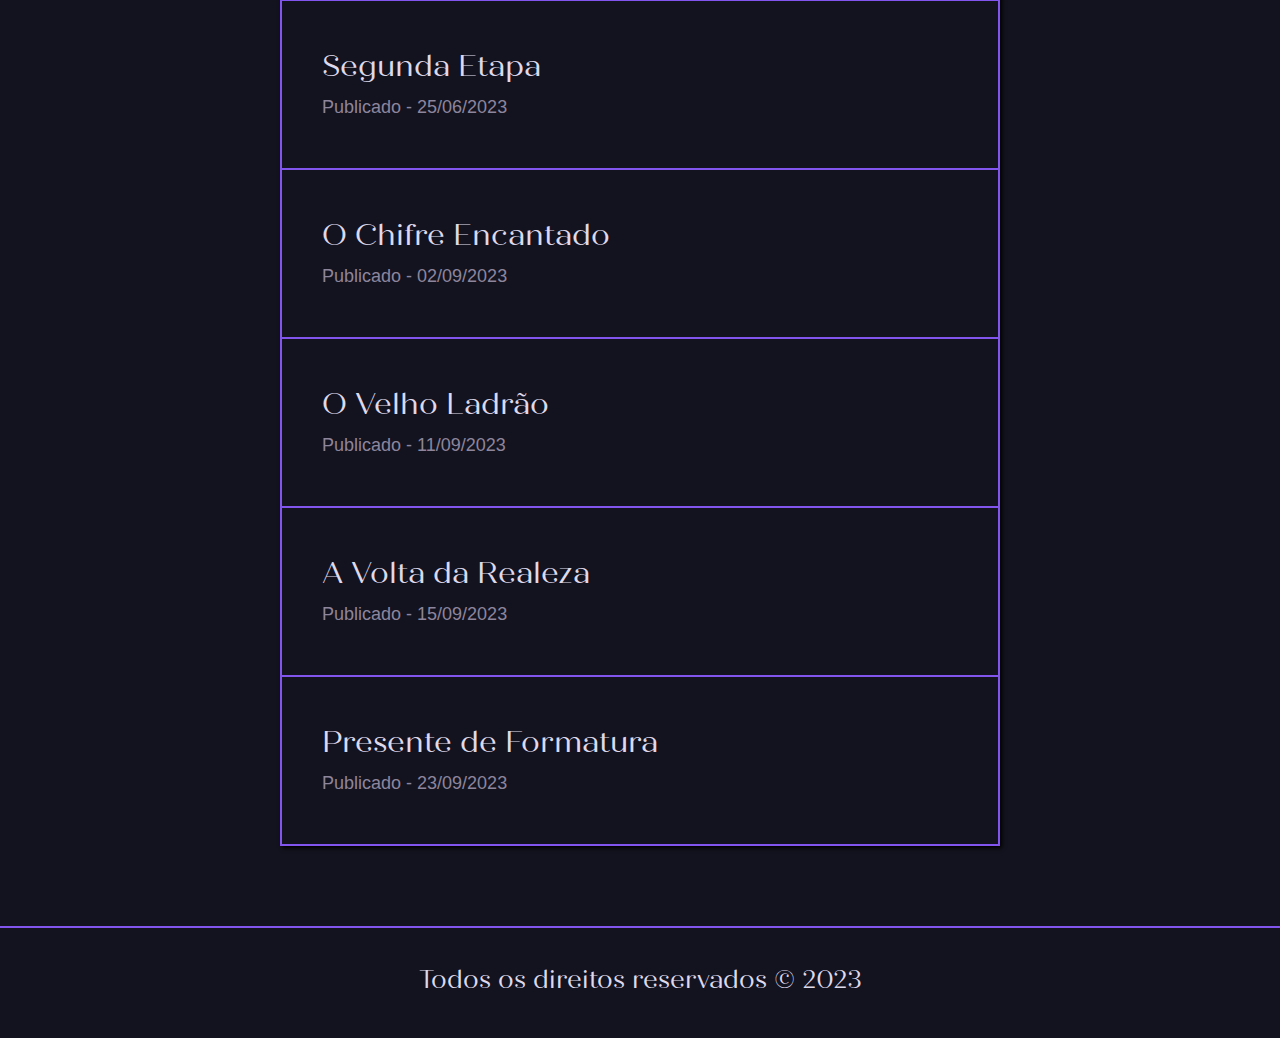
<file: Assets/Pages/Capítulos-second-life.html>
<!DOCTYPE html>
<html lang="pt-br">
<head>
    <meta charset="UTF-8">
    <meta name="viewport" content="width=device-width, initial-scale=1.0">
    <link rel="icon" href="../Images/Logo Preta.png">
    <link rel="stylesheet" href="../Sass/style.css">
    <title>Second Life</title>
</head>
<body>
    <header class="header">
        <figure>
            <a href="../../index.html">
                <img src="../Images/Logo.png" alt="Logo">
            </a>
            <a href="../../index.html">
                <img src="../Images/Logo Preta.png" alt="Logo">
            </a>
        </figure>
        <div class="header__button">
            <input type="checkbox" id="checkbox">
            <label for="checkbox" id="ativar">
                <div class="button__background"></div>
            </label>
        </div>
    </header>
    <main class="chapter">
        <section class="chapter__aside">
            <figure>
                <a href="https://leozinho2831.github.io/Second-Life/" target="_blank">
                    <img src="../Images/Second Life.jpg" alt="Second Life">
                </a>
            </figure>
            <div class="chapter__visit">
                <h1>Acesse o nosso site</h1>
                <h2>Second Life</h2>
                <button>
                    <a href="https://leozinho2831.github.io/Second-Life/" target="_blank">
                        <svg xmlns="http://www.w3.org/2000/svg" width="20" height="24" viewBox="0 0 20 24" fill="none">
                            <path fill-rule="evenodd" clip-rule="evenodd" d="M20 24H3C1.343 24 0 22.657 0 21V3C0 1.343 1.343 0 3 0H20V24ZM18 20H3.495C2.12 20 2.12 22 3.495 22H18V20ZM18 2H15V11L13 9.453L11 11V2H3V18H18V2Z" fill="#8257E6"/>
                        </svg>
                        <svg xmlns="http://www.w3.org/2000/svg" width="20" height="24" viewBox="0 0 20 24" fill="none">
                            <path fill-rule="evenodd" clip-rule="evenodd" d="M20 24H3C1.343 24 0 22.657 0 21V3C0 1.343 1.343 0 3 0H20V24ZM18 20H3.495C2.12 20 2.12 22 3.495 22H18V20ZM18 2H15V11L13 9.453L11 11V2H3V18H18V2Z" fill="#CF1928"/>
                        </svg>
                        <p>Visitar</p>
                    </a>
                </button>
                <div class="contact__title">
                    <h1>Contato</h1>
                    <hr>
                </div>
                <div class="contact__rede-social">
                    <div>
                        <a href="mailto:leoferraz1818@gmail.com" target="_blank">
                            <img src="../Images/Components/Mail.svg" alt="leoferraz1818@gmail.com">
                            <img src="../Images/Components/Mail-light.svg" alt="leoferraz1818@gmail.com">
                        </a>
                    </div>
                    <div>
                        <a href="https://instagram.com/leonardo_reis_ferraz?utm_source=qr&igshid=MzNlNGNkZWQ4Mg%3D%3D" target="_blank">
                            <img src="../Images/Components/Instagram.svg" alt="Instagram">
                            <img src="../Images/Components/Instagram-light.svg" alt="Instagram">
                        </a>
                    </div>
                    <div>
                        <a href="https://www.linkedin.com/in/leonardo-ferraz-688095271/" target="_blank">
                            <img src="../Images/Components/LinkedIn.svg" alt="LinkedIn">
                            <img src="../Images/Components/LinkedIn-light.svg" alt="LinkedIn">
                        </a>
                    </div>
                    <div>
                        <a href="https://github.com/Leozinho2831" target="_blank">
                            <img src="../Images/Components/Github.svg" alt="GitHub">
                            <img src="../Images/Components/Github-light.svg" alt="GitHub">
                        </a>
                    </div>
                </div>
            </div>
        </section>
        <section class="chapter__section">
            <div>
                <h1>Capítulos</h1>
                <hr>
            </div>
           <div class="section__content">
                <a href="https://www.wattpad.com/1302973027-second-life-pr%C3%B3logo" target="_blank">
                    <div>
                        <h2>Prólogo</h2>
                        <h3>Publicado - 31/01/2023</h3>
                    </div>
                </a>
                <a href="https://www.wattpad.com/1303026727-second-life-cap%C3%ADtulo-1%0D-chegada-do-fim-para-come%C3%A7o" target="_blank">
                    <div>
                        <h2>Morte ∋ Além</h2>
                        <h3>Publicado - 14/02/2023</h3>
                    </div>
                </a>
                <a href="https://www.wattpad.com/1308710571-second-life-cap%C3%ADtulo-2-o-novo-reino" target="_blank">
                    <div>
                        <h2>O novo reino</h2>
                        <h3>Publicado - 14/02/2023</h3>
                    </div>
                </a>
                <a href="https://www.wattpad.com/1309831760-second-life-cap%C3%ADtulo-3-o-fim-da-jornada" target="_blank">
                    <div>
                        <h2>O fim da jornada?</h2>
                        <h3>Publicado - 26/02/2023</h3>  
                    </div>
                </a>
                <a href="https://www.wattpad.com/1311729492-second-life-cap%C3%ADtulo-4-decis%C3%A3o" target="_blank">
                    <div>
                        <h2>Decisão</h2>
                        <h3>Publicado - 05/03/2023</h3>  
                    </div>
                </a>
                <a href="https://www.wattpad.com/1314448869-second-life-cap%C3%ADtulo-5-a-despedida" target="_blank">
                    <div>
                        <h2>A Despedida</h2>
                        <h3>Publicado - 10/03/2023</h3>  
                    </div>
                </a>
                <a href="https://www.wattpad.com/1317539084-second-life-cap%C3%ADtulo-6-um-encontro-inesperado" target="_blank">
                    <div>
                        <h2>Um Encontro Inesperado</h2>
                        <h3>Publicado - 16/03/2023</h3>  
                    </div>
                </a>
                <a href="https://www.wattpad.com/1319187269-second-life-cap%C3%ADtulo-7-magia-al%C3%A9m-das-expectativas" target="_blank">
                    <div>
                        <h2>Magia, O Elemento da Vida</h2>
                        <h3>Publicado - 21/03/2023</h3>  
                    </div>
                </a>
                <a href="https://www.wattpad.com/1327939161-second-life-cap%C3%ADtulo-8-passado" target="_blank">
                    <div>
                        <h2>Passado</h2>
                        <h3>Publicado - 25/03/2023</h3>  
                    </div>
                </a>
                <a href="https://www.wattpad.com/1339779140-second-life-cap%C3%ADtulo-9-meu-parceiro" target="_blank">
                    <div>
                        <h2>Meu parceiro?</h2>
                        <h3>Publicado - 28/03/2023</h3>  
                    </div>
                </a>
                <a href="https://www.wattpad.com/1341880749-second-life-cap%C3%ADtulo-10-novo-come%C3%A7o" target="_blank">
                    <div>
                        <h2>Novo Começo</h2>
                        <h3>Publicado - 16/05/2023</h3>  
                    </div>
                </a>
                <a href="https://www.wattpad.com/1343810741-second-life-cap%C3%ADtulo-11-o-amigo-dos-elementos" target="_blank">
                    <div>
                        <h2>O Amigo dos Elementos</h2>
                        <h3>Publicado - 16/05/2023</h3>  
                    </div>
                </a>
                <a href="https://www.wattpad.com/1347351443-second-life-cap%C3%ADtulo-12-miss%C3%A3o-su%C3%ADcida" target="_blank">
                    <div>
                        <h2>Missão Suícida</h2>
                        <h3>Publicado - 29/05/2023</h3>  
                    </div>
                </a>
                <a href="https://www.wattpad.com/1351928781-second-life-cap%C3%ADtulo-13-a-conquista" target="_blank">
                    <div>
                        <h2>A Conquista</h2>
                        <h3>Publicado - 12/06/2023</h3>  
                    </div>
                </a>
                <a href="https://www.wattpad.com/1356157072-second-life-cap%C3%ADtulo-14-segunda-etapa" target="_blank">
                    <div>
                        <h2>Segunda Etapa</h2>
                        <h3>Publicado - 25/06/2023</h3>  
                    </div>
                </a>
                <a href="https://www.wattpad.com/1379350000-second-life-cap%C3%ADtulo-15-o-chifre-encantado" target="_blank">
                    <div>
                        <h2>O Chifre Encantado</h2>
                        <h3>Publicado - 02/09/2023</h3>  
                    </div>
                </a>
                <a href="https://www.wattpad.com/1381535234-second-life-cap%C3%ADtulo-16-o-velho-ladr%C3%A3o">
                    <div>
                        <h2>O Velho Ladrão</h2>
                        <h3>Publicado - 11/09/2023</h3>  
                    </div>
                </a>
                <a href="https://www.wattpad.com/1382767558-second-life-cap%C3%ADtulo-17-a-volta-da-realeza">
                    <div>
                        <h2>A Volta da Realeza</h2>
                        <h3>Publicado - 15/09/2023</h3>  
                    </div>
                </a>
                <a href="https://www.wattpad.com/1384733412-second-life-cap%C3%ADtulo-18-presente-de-formatura">
                    <div>
                        <h2>Presente de Formatura</h2>
                        <h3>Publicado - 23/09/2023</h3>  
                    </div>
                </a>
           </div>
        </section>
    </main>
    <footer class="footer">
        <h1>Todos os direitos reservados © 2023</h1>
    </footer>
    <script src="../Javascript/Dark-mode.js"></script>
</body>
</html>
</file>
<file: Assets/Sass/style.css>
.header {
  width: 100%;
  height: 100%;
  display: flex;
  align-items: center;
  justify-content: space-between;
  padding: 40px;
  background-color: #13131F;
  border-bottom: 2px solid #8355EF;
}
.light .header {
  background-color: #F7EAEA;
  border-bottom: 2px solid #CF1928;
}
.header figure {
  display: flex;
  align-items: center;
  justify-content: center;
}
.header figure img {
  width: 110px;
  height: 100px;
}
.light .header figure a:nth-of-type(1) {
  display: none;
}
.header figure a:nth-of-type(2) {
  display: none;
}
.light .header figure a:nth-of-type(2) {
  display: block;
}
.header .header__button {
  display: flex;
}
.header .header__button #checkbox {
  display: none;
}
.header .header__button #checkbox:checked + label .button__background {
  background-image: url(../Images/Components/Moon.svg);
}
.header .header__button label {
  width: 50px;
  height: 50px;
  background-color: #212121;
  border: 2px solid #8355EF;
  border-radius: 2px;
  transition: transform 0.2s ease-in-out;
}
.header .header__button label:hover {
  border: 2px solid #5005FF;
}
.light .header .header__button label {
  border: 2px solid #CF1928;
}
.light .header .header__button label:hover {
  border: 2px solid #aa1221;
}
.header .header__button label .button__background {
  background-image: url(../Images/Components/Sun.svg);
  background-size: 30px 30px;
  background-repeat: no-repeat;
  background-position: center center;
  height: 100%;
}

.principal {
  display: flex;
  flex-direction: column;
  align-items: center;
  justify-content: center;
  padding: 40px;
}
.principal h1 {
  font-family: Quiche Display;
  font-weight: 400;
  color: #ded9eb;
  font-size: 40px;
  text-align: center;
}
.light .principal h1 {
  font-family: Quiche Display;
  font-weight: 400;
  color: #313131;
}
.principal span {
  font-family: Quiche Display Bold;
  font-weight: 700;
  color: #ded9eb;
  font-size: 35px;
}
.light .principal span {
  font-family: Quiche Display Bold;
  font-weight: 700;
  color: #313131;
}

.principal__section {
  display: flex;
  align-items: center;
  justify-content: center;
  margin: 40px 0;
}
.principal__section .swiper {
  width: 250px;
  height: 150px;
}
@media (min-width: 540px) {
  .principal__section .swiper {
    width: 450px;
    height: 250px;
  }
}
@media (min-width: 750px) {
  .principal__section .swiper {
    width: 600px;
    height: 300px;
  }
}
.principal__section .swiper img {
  width: 100%;
  height: 100%;
}

.principal__title h2 {
  font-family: Quiche Display;
  font-weight: 400;
  color: #ded9eb;
  font-size: 35px;
  margin: 25px 0 40px 0;
}
.light .principal__title h2 {
  font-family: Quiche Display;
  font-weight: 400;
  color: #313131;
}
.principal__title span {
  font-family: Quiche Display;
  font-weight: 400;
  color: #ded9eb;
  font-size: 30px;
}
.light .principal__title span {
  font-family: Quiche Display;
  font-weight: 400;
  color: #313131;
}
.principal__title hr {
  height: 2px;
  background-image: linear-gradient(to right, #13131F, #8355EF, #13131F);
}
.light .principal__title hr {
  background-image: linear-gradient(to right, #F7EAEA, #CF1928, #F7EAEA);
}

.principal__books {
  width: 80%;
  margin: 40px 0;
}
.principal__books div {
  width: 100%;
}
.principal__books div h3 {
  font-family: Quiche Display;
  font-weight: 400;
  color: #ded9eb;
  font-size: 30px;
  margin: 0 0 15px 0;
}
.light .principal__books div h3 {
  font-family: Quiche Display;
  font-weight: 400;
  color: #313131;
}
.principal__books div figure {
  display: flex;
  align-items: center;
  overflow-x: auto;
  gap: 50px;
}
.principal__books div figure img {
  max-width: 100%;
  max-height: 400px;
  min-width: 180px;
  min-height: 250px;
  border-radius: 15px 0;
  box-shadow: 2px 2px 4px #000000;
}

.chapter {
  display: flex;
  flex-direction: column;
  align-items: center;
  justify-content: center;
  padding: 40px;
}
.chapter .chapter__aside {
  display: flex;
  align-items: center;
  justify-content: center;
  flex-direction: column;
}
@media (min-width: 540px) {
  .chapter .chapter__aside {
    width: 100%;
    display: grid;
    align-items: center;
    justify-content: center;
    gap: 40px;
    grid-template-columns: 1fr 1fr;
  }
}
@media (min-width: 750px) {
  .chapter .chapter__aside {
    width: 85%;
  }
}
@media (min-width: 1200px) {
  .chapter .chapter__aside {
    width: 60%;
  }
}
.chapter .chapter__aside figure {
  align-self: center;
  justify-self: center;
  margin: 40px 0;
}
.chapter .chapter__aside figure img {
  width: 250px;
  height: 400px;
  border-radius: 10px;
  box-shadow: 2px 2px 4px #000000;
  cursor: pointer;
  transition: transform 0.2s ease-in-out;
}
.chapter .chapter__aside figure img:hover {
  transform: scale(1.05);
}
@media (min-width: 540px) {
  .chapter .chapter__aside figure img {
    max-width: 100%;
  }
}

.chapter__visit {
  display: flex;
  flex-direction: column;
  align-items: center;
  justify-content: center;
}
.chapter__visit h1 {
  margin: 5px 0;
  font-family: Quiche Display;
  font-weight: 400;
  color: #ded9eb;
  font-size: 35px;
  text-align: center;
}
.light .chapter__visit h1 {
  font-family: Quiche Display;
  font-weight: 400;
  color: #313131;
}
.chapter__visit h2 {
  font-family: Quiche Display Bold;
  font-weight: 700;
  color: #ded9eb;
  font-size: 35px;
  text-align: center;
}
.light .chapter__visit h2 {
  font-family: Quiche Display Bold;
  font-weight: 700;
  color: #313131;
}
.chapter__visit button {
  width: 120px;
  height: 40px;
  margin: 30px 0 0 0;
  border: 2px solid #8355EF;
  border-radius: 5px;
  background-color: #212121;
  cursor: pointer;
  transition: transform 0.2s ease-in-out;
}
.chapter__visit button:hover {
  transform: scale(1.1);
}
.light .chapter__visit button {
  border: 2px solid #CF1928;
  background-color: #EFA3A3;
}
.chapter__visit button a {
  display: flex;
  align-items: center;
  justify-content: space-evenly;
}
.chapter__visit button a p {
  font-size: 20px;
  font-weight: 500;
  font-family: "Quicksand", sans-serif;
  color: #8355EF;
}
.light .chapter__visit button a p {
  color: #CF1928;
}
.light .chapter__visit button a svg:nth-of-type(1) {
  display: none;
}
.chapter__visit button a svg:nth-of-type(2) {
  display: none;
}
.light .chapter__visit button a svg:nth-of-type(2) {
  display: block;
}

.contact__title {
  margin: 40px 0 15px 0;
  width: 50%;
}
.contact__title h1 {
  font-family: Quiche Display;
  font-weight: 400;
  color: #ded9eb;
  font-size: 30px;
}
.light .contact__title h1 {
  font-family: Quiche Display;
  font-weight: 400;
  color: #313131;
}
.contact__title hr {
  height: 2px;
  margin: 15px 0;
  background-image: linear-gradient(to right, #13131F, #8355EF, #13131F);
}
.light .contact__title hr {
  background-image: linear-gradient(to right, #F7EAEA, #CF1928, #F7EAEA);
}

.contact__rede-social {
  display: flex;
  flex-wrap: wrap;
  align-items: center;
  justify-content: space-evenly;
  gap: 40px;
  margin: 0 0 40px 0;
}
.contact__rede-social div {
  width: 50px;
  height: 50px;
  display: flex;
  align-items: center;
  justify-content: center;
  background-color: #212121;
  border: 2px solid #8355EF;
  border-radius: 100%;
  cursor: pointer;
  transition: transform 0.2s ease-in-out;
}
.contact__rede-social div:hover {
  transform: scale(1.1);
}
.light .contact__rede-social div {
  background-color: #EFA3A3;
  border: 2px solid #CF1928;
}
.contact__rede-social div img {
  width: 25px;
  height: 25px;
  display: block;
}
.contact__rede-social div img:nth-of-type(2) {
  display: none;
}
.light .contact__rede-social div img:nth-of-type(1) {
  display: none;
}
.light .contact__rede-social div img:nth-of-type(2) {
  display: block;
}

.chapter__section {
  display: flex;
  flex-direction: column;
  align-items: center;
  justify-content: center;
  width: 80%;
}
@media (min-width: 1200px) {
  .chapter__section {
    width: 60%;
  }
}
.chapter__section div {
  width: 100%;
}
@media (min-width: 540px) {
  .chapter__section {
    grid-column: span 2;
  }
}
.chapter__section h1 {
  font-family: Quiche Display;
  font-weight: 400;
  color: #ded9eb;
  font-size: 40px;
  text-align: center;
}
.light .chapter__section h1 {
  font-family: Quiche Display;
  font-weight: 400;
  color: #313131;
}
.chapter__section hr {
  height: 2px;
  margin: 15px 0;
  background-image: linear-gradient(to right, #13131F, #8355EF, #13131F);
}
.light .chapter__section hr {
  background-image: linear-gradient(to right, #F7EAEA, #CF1928, #F7EAEA);
}

.section__content {
  margin: 40px 0;
  border: 2px solid #8355EF;
  border-bottom: none;
  box-shadow: 2px 2px 4px #000000;
}
.light .section__content {
  border: 2px solid #CF1928;
  border-bottom: none;
}
.section__content div {
  padding: 40px;
  border-bottom: 2px solid #8355EF;
  cursor: pointer;
}
.light .section__content div {
  border-bottom: 2px solid #CF1928;
}
.section__content div h2 {
  margin: 10px 0;
  font-size: 30px;
  font-family: Quiche Display;
  font-weight: 400;
  color: #ded9eb;
}
.light .section__content div h2 {
  font-family: Quiche Display;
  font-weight: 400;
  color: #313131;
}
.section__content div h3 {
  margin: 10px 0;
  font-family: "Quicksand", sans-serif;
  font-weight: 400;
  color: #8d859c;
  font-size: 18px;
}
.light .section__content div h3 {
  font-family: "Quicksand", sans-serif;
  font-weight: 400;
  color: #6D6767;
}

.footer {
  background-color: #13131F;
  padding: 40px;
  border-top: 2px solid #8355EF;
}
.light .footer {
  background-color: #F7EAEA;
  border-top: 2px solid #CF1928;
}
.footer h1 {
  font-size: 25px;
  font-weight: 300;
  font-family: Quiche Display;
  color: #ded9eb;
  text-align: center;
}
.light .footer h1 {
  color: #313131;
}

@font-face {
  font-family: Quiche Display;
  src: url(../Fonts/QuicheDisplay-Regular.ttf) format(truetype);
}
@font-face {
  font-family: Quiche Display Bold;
  src: url(../Fonts/QuicheDisplay-Bold.ttf) format(truetype);
}
::-webkit-scrollbar {
  width: 15px;
  height: 15px;
}

::-webkit-scrollbar-track {
  background-color: transparent;
}

::-webkit-scrollbar-thumb {
  background-color: rgba(177, 177, 177, 0.2);
}

.principal__books div figure::-webkit-scrollbar {
  width: 10px;
  height: 10px;
}
.principal__books div figure::-webkit-scrollbar-track {
  background-color: transparent;
}
.principal__books div figure::-webkit-scrollbar-thumb {
  background-color: rgba(177, 177, 177, 0.2);
}

* {
  margin: 0;
  padding: 0;
  border: 0;
  box-sizing: border-box;
  text-decoration: none;
  list-style: none;
}

html {
  scroll-behavior: smooth;
}

body {
  background-color: #13131F;
}
body.light {
  background-color: #F7EAEA;
}/*# sourceMappingURL=style.css.map */
</file>
<file: Assets/Sass/style-capítulos.css>
.header {
  width: 100%;
  height: 100%;
  display: flex;
  align-items: center;
  justify-content: space-between;
  padding: 40px;
  background-color: #13131F;
  border-bottom: 2px solid #8355EF;
}
.light .header {
  background-color: #F7EAEA;
  border-bottom: 2px solid #CF1928;
}
.header figure {
  display: flex;
  align-items: center;
  justify-content: center;
}
.header figure img {
  width: 110px;
  height: 100px;
}
.light .header figure a:nth-of-type(1) {
  display: none;
}
.header figure a:nth-of-type(2) {
  display: none;
}
.light .header figure a:nth-of-type(2) {
  display: block;
}
.header .header__button {
  display: flex;
}
.header .header__button #checkbox {
  display: none;
}
.header .header__button #checkbox:checked + label .button__background {
  background-image: url(../Images/Components/Moon.svg);
}
.header .header__button label {
  width: 50px;
  height: 50px;
  background-color: #212121;
  border: 2px solid #8355EF;
  border-radius: 2px;
  transition: transform 0.2s ease-in-out;
}
.header .header__button label:hover {
  border: 2px solid #5005FF;
}
.light .header .header__button label {
  border: 2px solid #CF1928;
}
.light .header .header__button label:hover {
  border: 2px solid #aa1221;
}
.header .header__button label .button__background {
  background-image: url(../Images/Components/Sun.svg);
  background-size: 30px 30px;
  background-repeat: no-repeat;
  background-position: center center;
  height: 100%;
}

.chapter {
  display: flex;
  flex-direction: column;
  align-items: center;
  justify-content: center;
  padding: 40px;
}
.chapter .chapter__aside {
  display: flex;
  align-items: center;
  justify-content: center;
  flex-direction: column;
}
@media (min-width: 540px) {
  .chapter .chapter__aside {
    width: 100%;
    display: grid;
    align-items: center;
    justify-content: center;
    gap: 40px;
    grid-template-columns: 1fr 1fr;
  }
}
@media (min-width: 750px) {
  .chapter .chapter__aside {
    width: 85%;
  }
}
@media (min-width: 1200px) {
  .chapter .chapter__aside {
    width: 60%;
  }
}
.chapter .chapter__aside figure {
  align-self: center;
  justify-self: center;
  margin: 40px 0;
}
.chapter .chapter__aside figure img {
  width: 250px;
  height: 400px;
  border-radius: 10px;
  box-shadow: 2px 2px 4px #000000;
  cursor: pointer;
  transition: transform 0.2s ease-in-out;
}
.chapter .chapter__aside figure img:hover {
  transform: scale(1.05);
}
@media (min-width: 540px) {
  .chapter .chapter__aside figure img {
    max-width: 100%;
  }
}

.chapter__visit {
  display: flex;
  flex-direction: column;
  align-items: center;
  justify-content: center;
}
.chapter__visit h1 {
  margin: 5px 0;
  font-family: Quiche Display;
  font-weight: 400;
  color: #ded9eb;
  font-size: 35px;
  text-align: center;
}
.light .chapter__visit h1 {
  font-family: Quiche Display;
  font-weight: 400;
  color: #313131;
}
.chapter__visit h2 {
  font-family: Quiche Display Bold;
  font-weight: 700;
  color: #ded9eb;
  font-size: 35px;
  text-align: center;
}
.light .chapter__visit h2 {
  font-family: Quiche Display Bold;
  font-weight: 700;
  color: #313131;
}
.chapter__visit button {
  width: 120px;
  height: 40px;
  margin: 30px 0 0 0;
  border: 2px solid #8355EF;
  border-radius: 5px;
  background-color: #212121;
  cursor: pointer;
  transition: transform 0.2s ease-in-out;
}
.chapter__visit button:hover {
  transform: scale(1.1);
}
.light .chapter__visit button {
  border: 2px solid #CF1928;
  background-color: #EFA3A3;
}
.chapter__visit button a {
  display: flex;
  align-items: center;
  justify-content: space-evenly;
}
.chapter__visit button a p {
  font-size: 20px;
  font-weight: 500;
  font-family: "Quicksand", sans-serif;
  color: #8355EF;
}
.light .chapter__visit button a p {
  color: #CF1928;
}
.light .chapter__visit button a svg:nth-of-type(1) {
  display: none;
}
.chapter__visit button a svg:nth-of-type(2) {
  display: none;
}
.light .chapter__visit button a svg:nth-of-type(2) {
  display: block;
}

.contact__title {
  margin: 40px 0 15px 0;
  width: 50%;
}
.contact__title h1 {
  font-family: Quiche Display;
  font-weight: 400;
  color: #ded9eb;
  font-size: 30px;
}
.light .contact__title h1 {
  font-family: Quiche Display;
  font-weight: 400;
  color: #313131;
}
.contact__title hr {
  height: 2px;
  margin: 15px 0;
  background-image: linear-gradient(to right, #13131F, #8355EF, #13131F);
}
.light .contact__title hr {
  background-image: linear-gradient(to right, #F7EAEA, #CF1928, #F7EAEA);
}

.contact__rede-social {
  display: flex;
  flex-wrap: wrap;
  align-items: center;
  justify-content: space-evenly;
  gap: 40px;
  margin: 0 0 40px 0;
}
.contact__rede-social div {
  width: 50px;
  height: 50px;
  display: flex;
  align-items: center;
  justify-content: center;
  background-color: #212121;
  border: 2px solid #8355EF;
  border-radius: 100%;
  cursor: pointer;
  transition: transform 0.2s ease-in-out;
}
.contact__rede-social div:hover {
  transform: scale(1.1);
}
.light .contact__rede-social div {
  background-color: #EFA3A3;
  border: 2px solid #CF1928;
}
.contact__rede-social div img {
  width: 25px;
  height: 25px;
  display: block;
}
.contact__rede-social div img:nth-of-type(2) {
  display: none;
}
.light .contact__rede-social div img:nth-of-type(1) {
  display: none;
}
.light .contact__rede-social div img:nth-of-type(2) {
  display: block;
}

.chapter__section {
  display: flex;
  flex-direction: column;
  align-items: center;
  justify-content: center;
  width: 80%;
}
@media (min-width: 1200px) {
  .chapter__section {
    width: 60%;
  }
}
.chapter__section div {
  width: 100%;
}
@media (min-width: 540px) {
  .chapter__section {
    grid-column: span 2;
  }
}
.chapter__section h1 {
  font-family: Quiche Display;
  font-weight: 400;
  color: #ded9eb;
  font-size: 40px;
  text-align: center;
}
.light .chapter__section h1 {
  font-family: Quiche Display;
  font-weight: 400;
  color: #313131;
}
.chapter__section hr {
  height: 2px;
  margin: 15px 0;
  background-image: linear-gradient(to right, #13131F, #8355EF, #13131F);
}
.light .chapter__section hr {
  background-image: linear-gradient(to right, #F7EAEA, #CF1928, #F7EAEA);
}

.section__content {
  margin: 40px 0;
  border: 2px solid #8355EF;
  border-bottom: none;
  box-shadow: 2px 2px 4px #000000;
}
.light .section__content {
  border: 2px solid #CF1928;
  border-bottom: none;
}
.section__content div {
  padding: 40px;
  border-bottom: 2px solid #8355EF;
  cursor: pointer;
}
.light .section__content div {
  border-bottom: 2px solid #CF1928;
}
.section__content div h2 {
  margin: 10px 0;
  font-size: 30px;
  font-family: Quiche Display;
  font-weight: 400;
  color: #ded9eb;
}
.light .section__content div h2 {
  font-family: Quiche Display;
  font-weight: 400;
  color: #313131;
}
.section__content div h3 {
  margin: 10px 0;
  font-family: "Quicksand", sans-serif;
  font-weight: 400;
  color: #8d859c;
  font-size: 18px;
}
.light .section__content div h3 {
  font-family: "Quicksand", sans-serif;
  font-weight: 400;
  color: #6D6767;
}

.footer {
  background-color: #13131F;
  padding: 40px;
  border-top: 2px solid #8355EF;
}
.light .footer {
  background-color: #F7EAEA;
  border-top: 2px solid #CF1928;
}
.footer h1 {
  font-size: 25px;
  font-weight: 300;
  font-family: Quiche Display;
  color: #ded9eb;
  text-align: center;
}
.light .footer h1 {
  color: #313131;
}

@font-face {
  font-family: Quiche Display;
  src: url(../Fonts/QuicheDisplay-Regular.ttf) format(truetype);
}
@font-face {
  font-family: Quiche Display Bold;
  src: url(../Fonts/QuicheDisplay-Bold.ttf) format(truetype);
}
*::-webkit-scrollbar {
  width: 15px;
  height: 15px;
}

::-webkit-scrollbar-track {
  background-color: #13131F;
}

::-webkit-scrollbar-thumb {
  background-color: #8355EF;
  border-radius: 15px;
}

* {
  margin: 0;
  padding: 0;
  border: 0;
  box-sizing: border-box;
  text-decoration: none;
  list-style: none;
}

body {
  background-color: #13131F;
}

body.light {
  background-color: #F7EAEA;
}/*# sourceMappingURL=style-capítulos.css.map */
</file>
